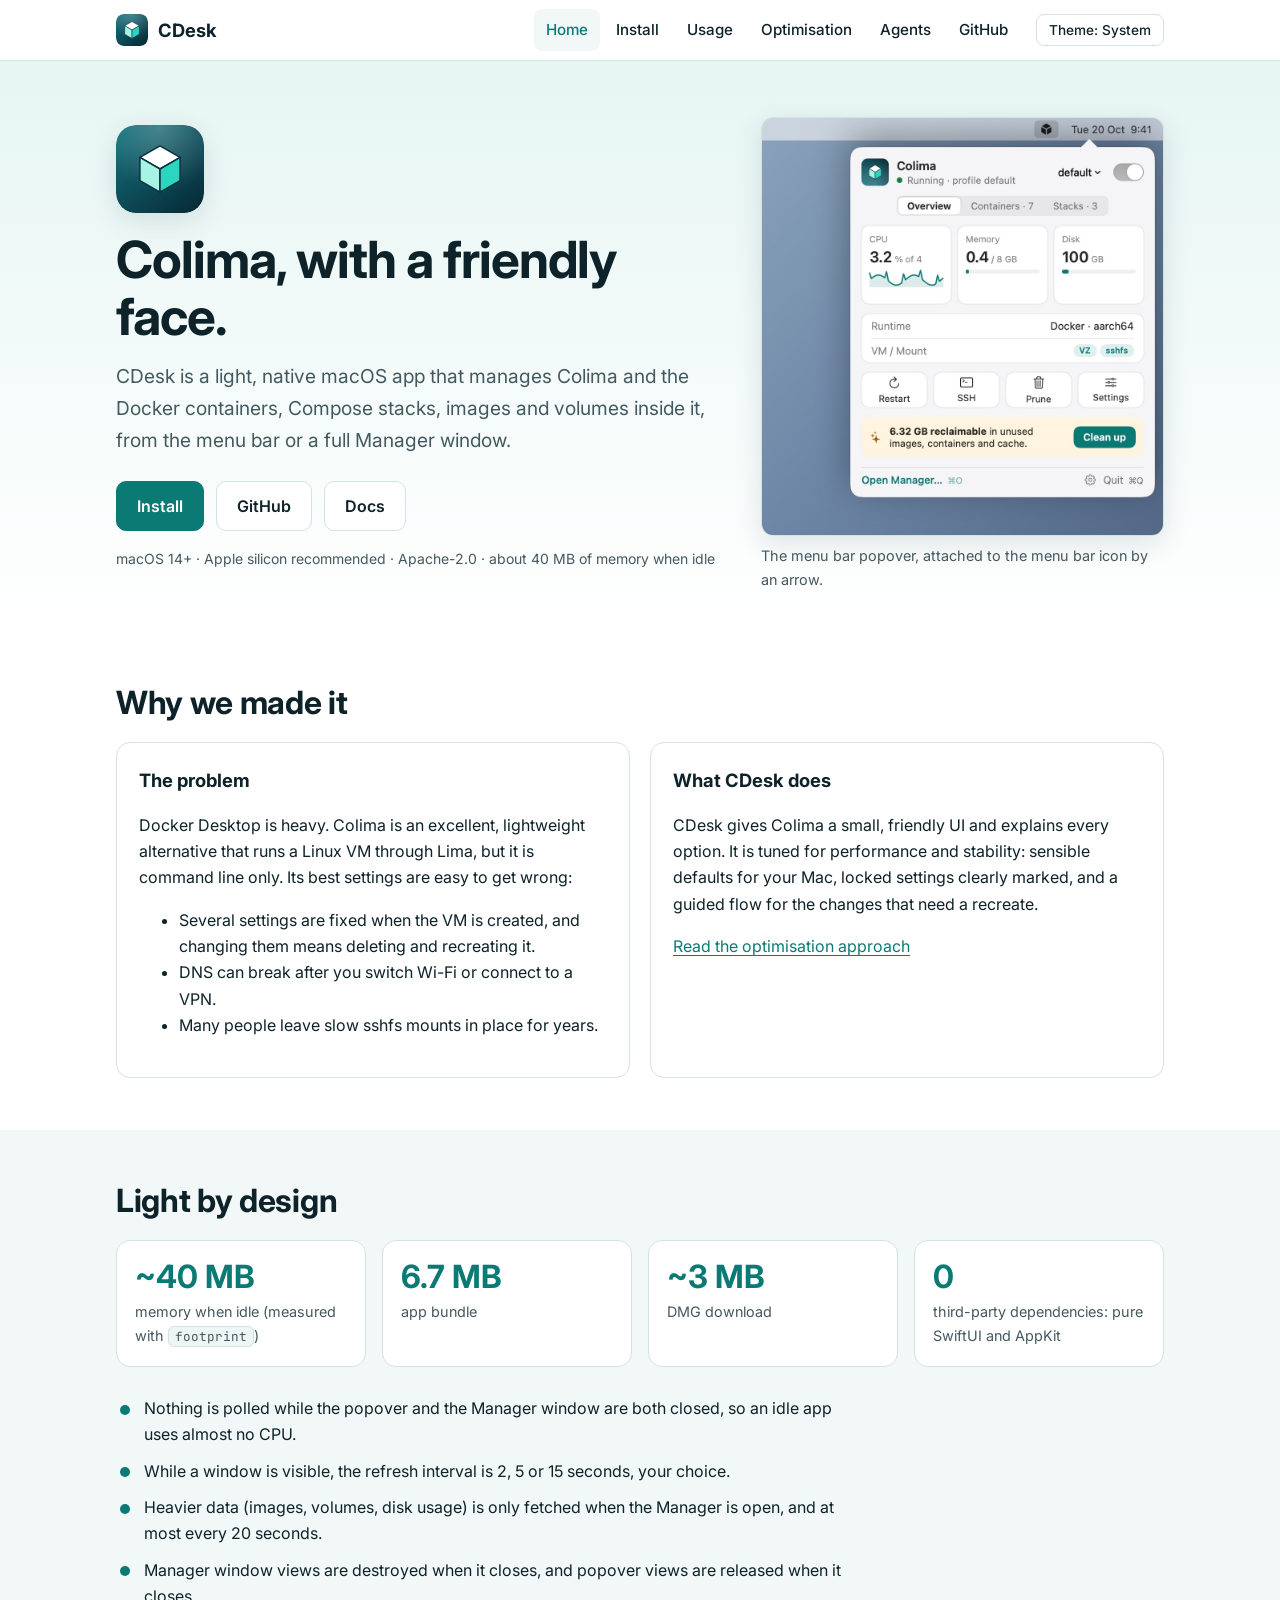
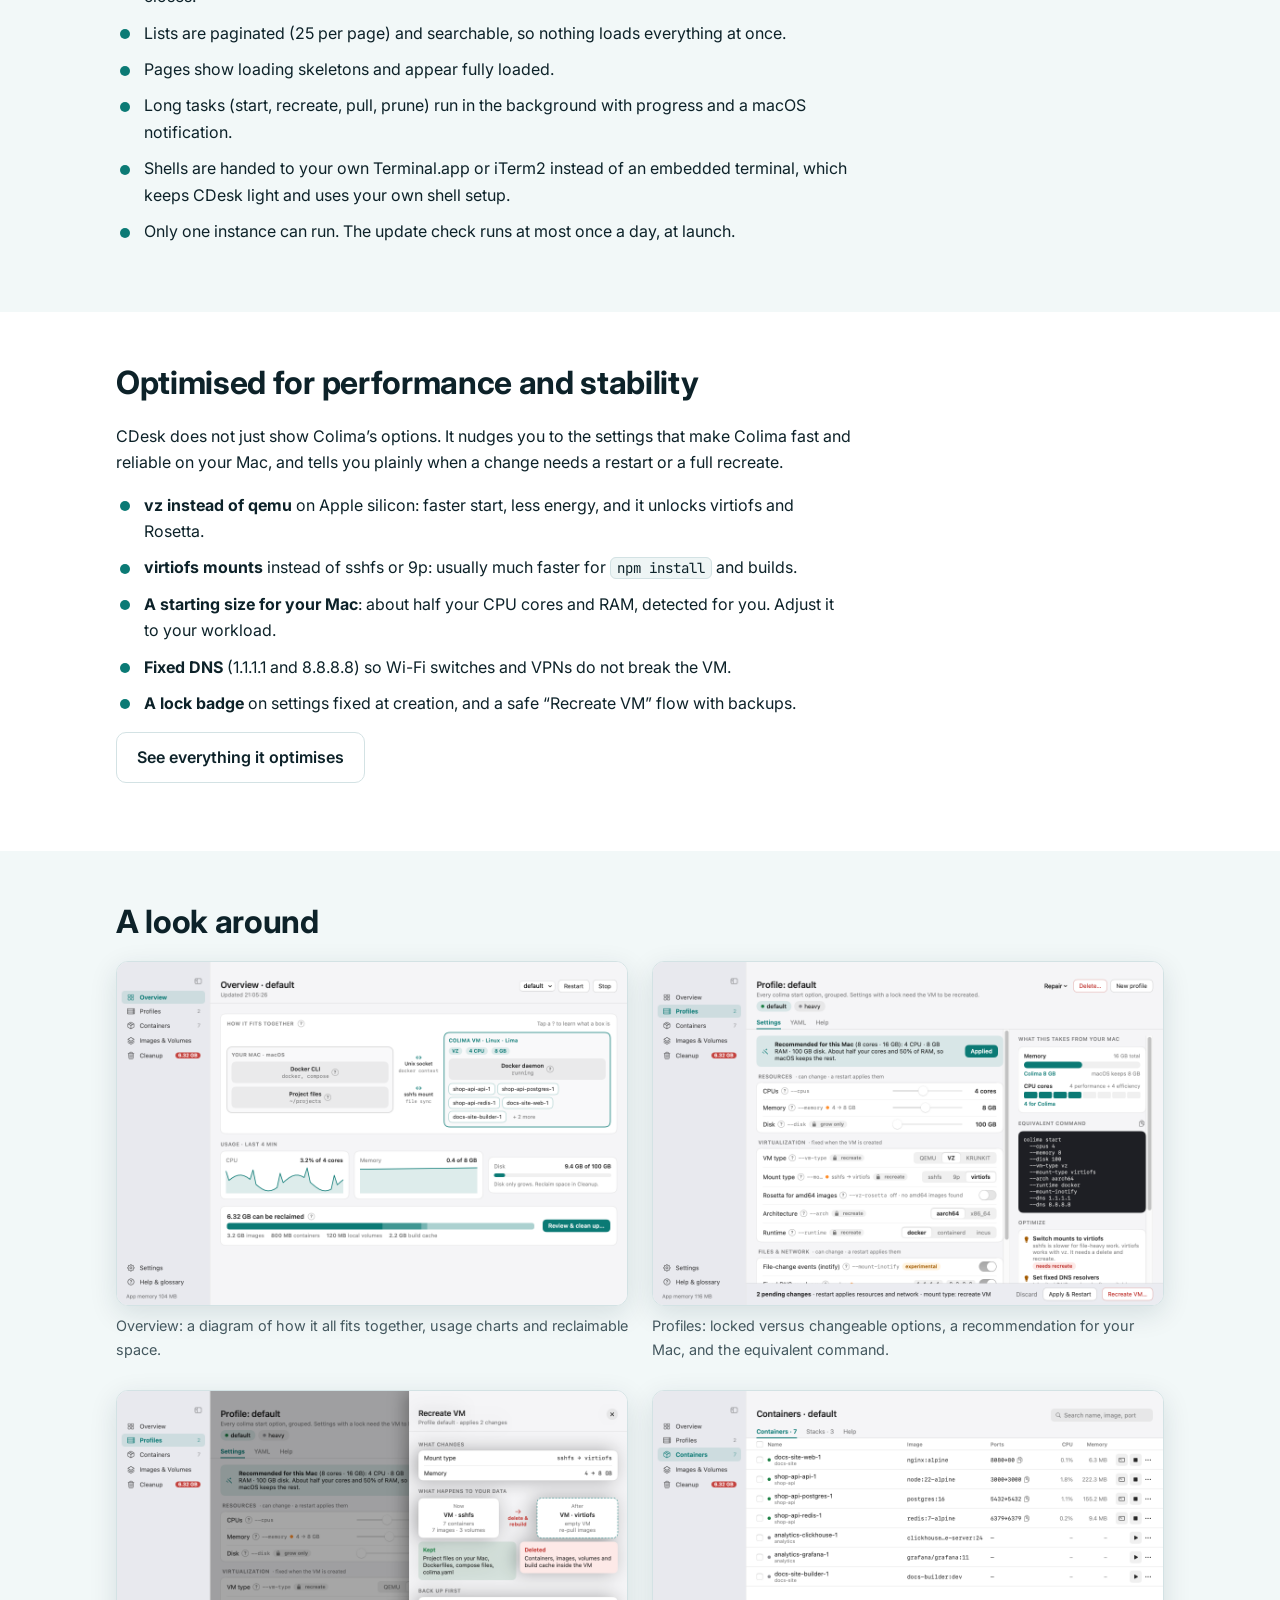
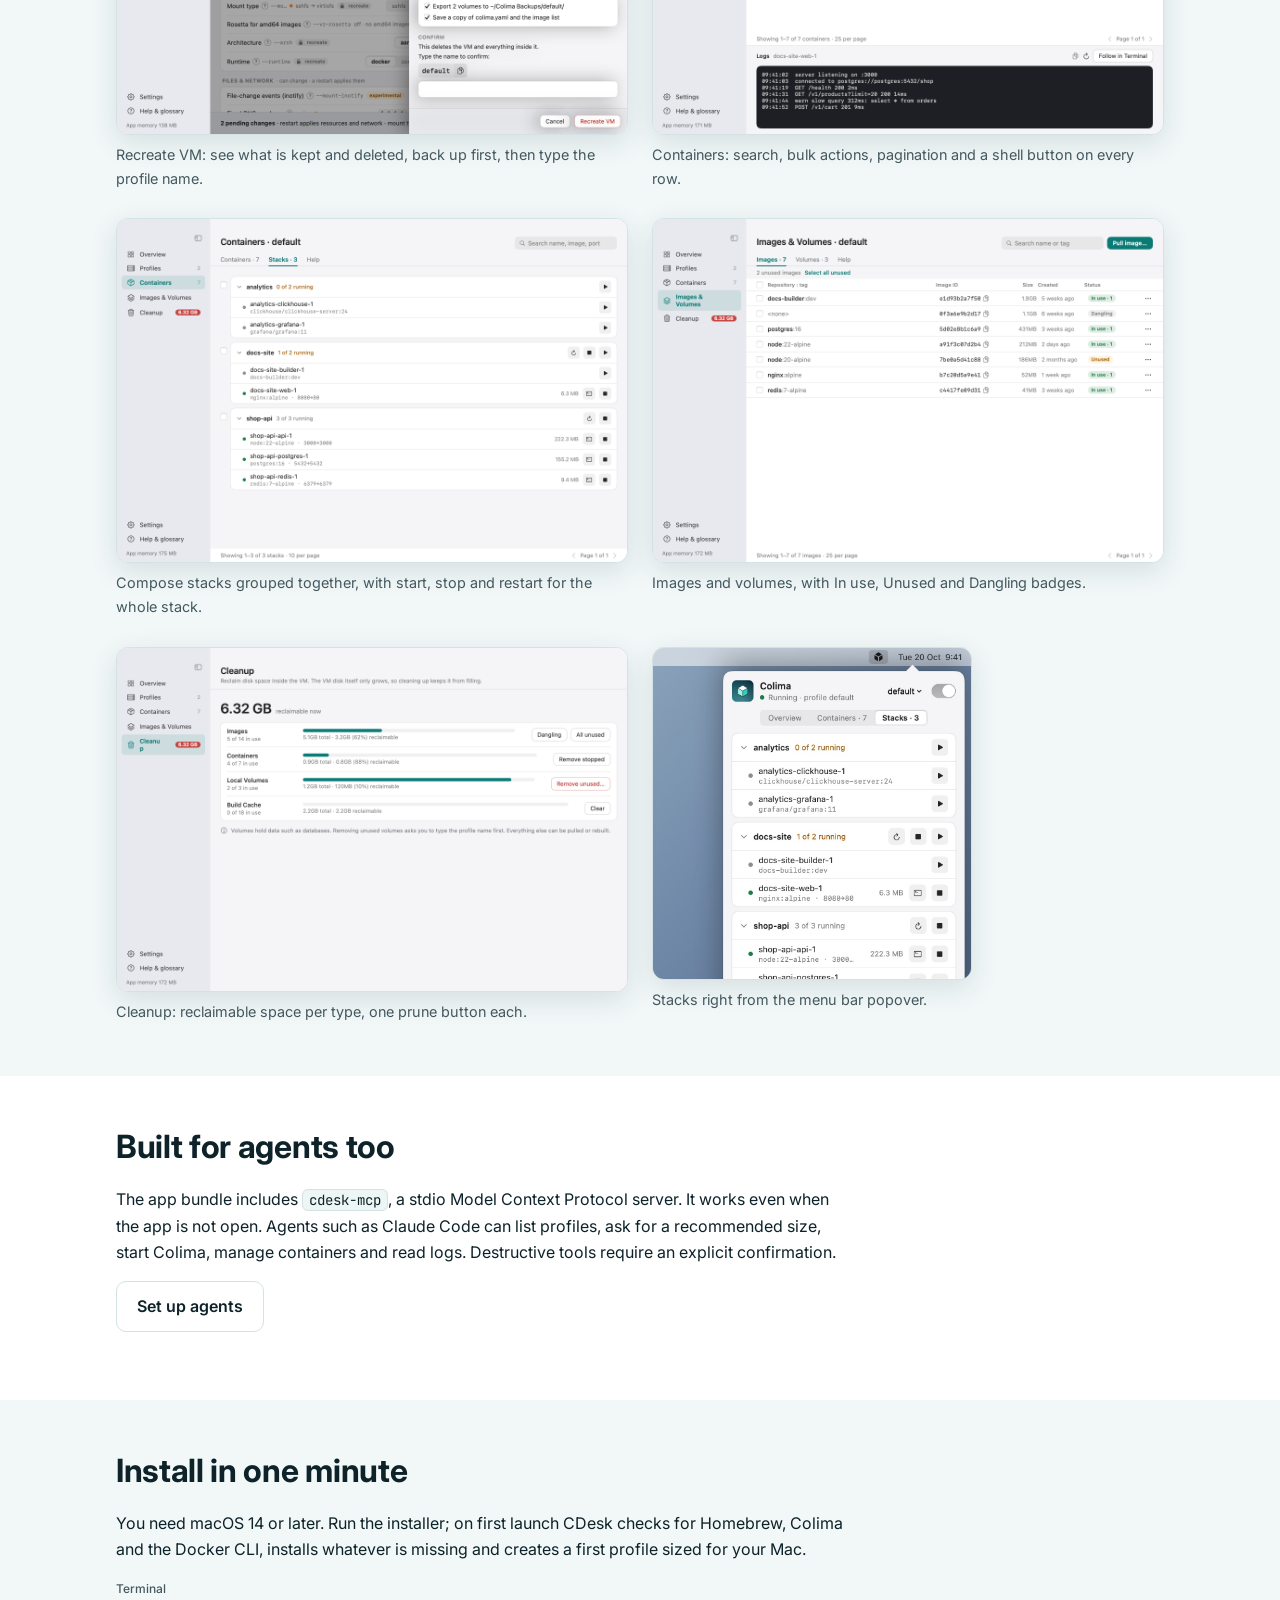
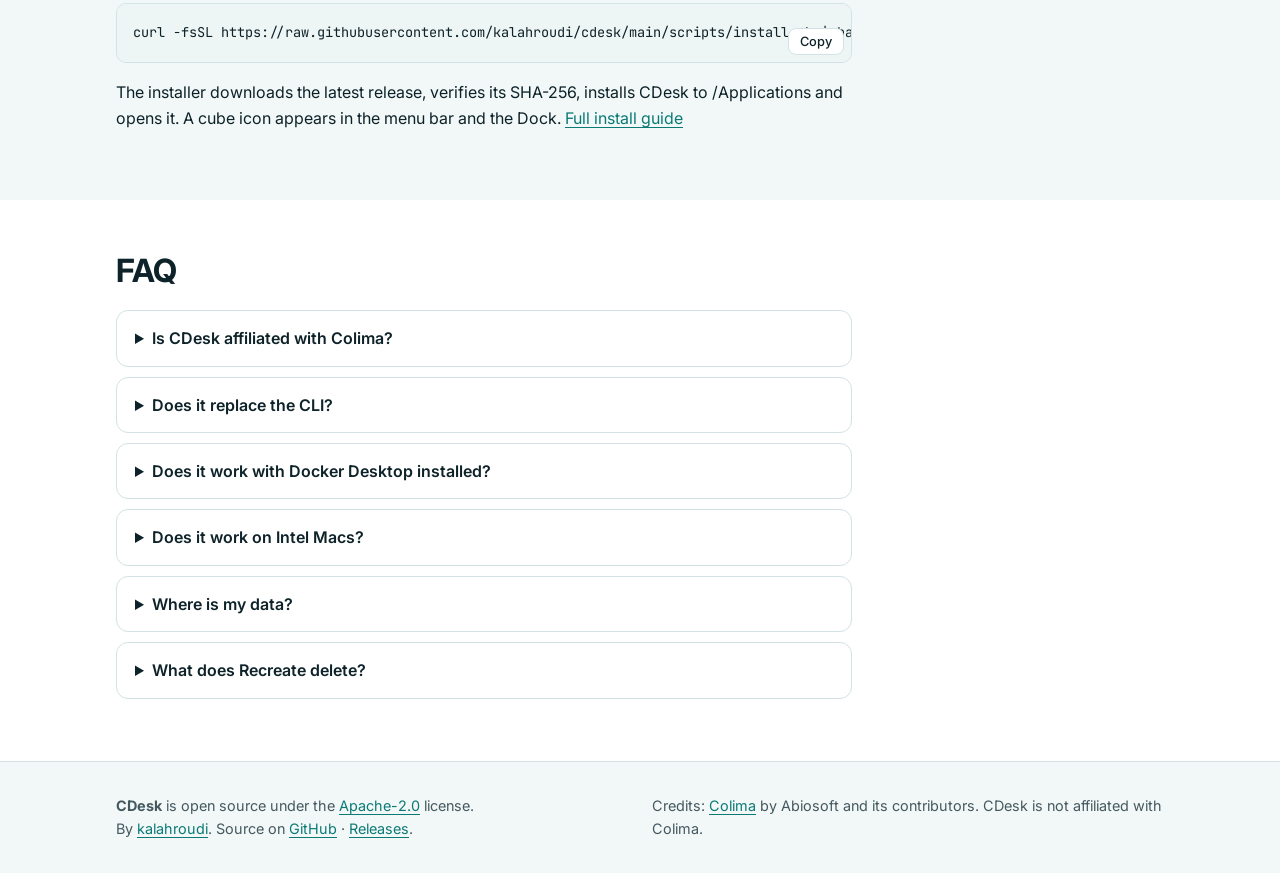
<file: docs/index.html>
<!doctype html>
<html lang="en">
<head>
<meta charset="utf-8">
<meta name="viewport" content="width=device-width, initial-scale=1">
<title>CDesk - a friendly Colima manager for macOS</title>
<meta name="description" content="CDesk is a light, native macOS menu bar and Dock app that manages Colima and the Docker containers, stacks, images and volumes inside it.">
<meta name="color-scheme" content="light dark">
<link rel="icon" type="image/svg+xml" href="assets/logo.svg">
<link rel="preconnect" href="https://fonts.googleapis.com">
<link rel="preconnect" href="https://fonts.gstatic.com" crossorigin>
<link rel="stylesheet" href="https://fonts.googleapis.com/css2?family=Inter:wght@400;500;600;700&amp;family=JetBrains+Mono:wght@400;500&amp;display=swap">
<link rel="stylesheet" href="style.css">
<script src="site.js"></script>
</head>
<body>
<a class="skip" href="#main">Skip to content</a>
<header class="site-header">
<div class="wrap bar">
<a class="brand" href="index.html"><img src="assets/logo.svg" alt="" width="32" height="32"><span>CDesk</span></a>
<button type="button" class="menu-btn" aria-expanded="false" aria-controls="site-nav">Menu</button>
<nav id="site-nav" aria-label="Main">
<ul><li><a href="index.html" aria-current="page">Home</a></li><li><a href="install.html">Install</a></li><li><a href="usage.html">Usage</a></li><li><a href="optimization.html">Optimisation</a></li><li><a href="agents.html">Agents</a></li><li><a href="https://github.com/kalahroudi/cdesk">GitHub</a></li></ul>
</nav>
<button type="button" class="theme-btn" aria-label="Colour theme: System. Click to change.">Theme: System</button>
</div>
</header>
<main id="main">
<section class="hero"><div class="wrap hero-grid">
<div class="hero-text">
<img class="hero-logo" src="assets/logo.svg" alt="CDesk logo: an isometric teal cube on a deep teal tile" width="88" height="88">
<h1>Colima, with a friendly face.</h1>
<p class="lead">CDesk is a light, native macOS app that manages Colima and the Docker containers, Compose stacks, images and volumes inside it, from the menu bar or a full Manager window.</p>
<div class="btns">
<a class="btn primary" href="install.html">Install</a>
<a class="btn" href="https://github.com/kalahroudi/cdesk">GitHub</a>
<a class="btn" href="usage.html">Docs</a>
</div>
<p class="small muted">macOS 14+ &middot; Apple silicon recommended &middot; Apache-2.0 &middot; about 40 MB of memory when idle</p>
</div>
<figure class="shot hero-shot"><img class="only-light" src="assets/screens/popover-overview.jpg" alt="The CDesk menu bar popover showing the running Colima profile, CPU and memory use, and containers" width="500" height="520" fetchpriority="high" decoding="async"><img class="only-dark" src="assets/screens/popover-overview-dark.jpg" alt="The CDesk menu bar popover showing the running Colima profile, CPU and memory use, and containers" width="500" height="520" fetchpriority="high" decoding="async"><figcaption>The menu bar popover, attached to the menu bar icon by an arrow.</figcaption></figure>
</div></section><section class="section "><div class="wrap"><h2>Why we made it</h2><div class="grid two">
<div class="card"><h3>The problem</h3>
<p>Docker Desktop is heavy. Colima is an excellent, lightweight alternative that runs a Linux VM through Lima, but it is command line only. Its best settings are easy to get wrong:</p>
<ul>
<li>Several settings are fixed when the VM is created, and changing them means deleting and recreating it.</li>
<li>DNS can break after you switch Wi-Fi or connect to a VPN.</li>
<li>Many people leave slow sshfs mounts in place for years.</li>
</ul></div>
<div class="card"><h3>What CDesk does</h3>
<p>CDesk gives Colima a small, friendly UI and explains every option. It is tuned for performance and stability: sensible defaults for your Mac, locked settings clearly marked, and a guided flow for the changes that need a recreate.</p>
<p><a href="optimization.html">Read the optimisation approach</a></p></div>
</div></div></section><section class="section alt" id="light"><div class="wrap"><h2>Light by design</h2><div class="stats">
<div class="stat"><div class="num">~40 MB</div><div class="lbl">memory when idle (measured with <code>footprint</code>)</div></div>
<div class="stat"><div class="num">6.7 MB</div><div class="lbl">app bundle</div></div>
<div class="stat"><div class="num">~3 MB</div><div class="lbl">DMG download</div></div>
<div class="stat"><div class="num">0</div><div class="lbl">third-party dependencies: pure SwiftUI and AppKit</div></div>
</div>
<ul class="checks">
<li>Nothing is polled while the popover and the Manager window are both closed, so an idle app uses almost no CPU.</li>
<li>While a window is visible, the refresh interval is 2, 5 or 15 seconds, your choice.</li>
<li>Heavier data (images, volumes, disk usage) is only fetched when the Manager is open, and at most every 20 seconds.</li>
<li>Manager window views are destroyed when it closes, and popover views are released when it closes.</li>
<li>Lists are paginated (25 per page) and searchable, so nothing loads everything at once.</li>
<li>Pages show loading skeletons and appear fully loaded.</li>
<li>Long tasks (start, recreate, pull, prune) run in the background with progress and a macOS notification.</li>
<li>Shells are handed to your own Terminal.app or iTerm2 instead of an embedded terminal, which keeps CDesk light and uses your own shell setup.</li>
<li>Only one instance can run. The update check runs at most once a day, at launch.</li>
</ul></div></section><section class="section "><div class="wrap"><h2>Optimised for performance and stability</h2><p>CDesk does not just show Colima&rsquo;s options. It nudges you to the settings that make Colima fast and reliable on your Mac, and tells you plainly when a change needs a restart or a full recreate.</p>
<ul class="checks">
<li><strong>vz instead of qemu</strong> on Apple silicon: faster start, less energy, and it unlocks virtiofs and Rosetta.</li>
<li><strong>virtiofs mounts</strong> instead of sshfs or 9p: usually much faster for <code>npm install</code> and builds.</li>
<li><strong>A starting size for your Mac</strong>: about half your CPU cores and RAM, detected for you. Adjust it to your workload.</li>
<li><strong>Fixed DNS</strong> (1.1.1.1 and 8.8.8.8) so Wi-Fi switches and VPNs do not break the VM.</li>
<li><strong>A lock badge</strong> on settings fixed at creation, and a safe &ldquo;Recreate VM&rdquo; flow with backups.</li>
</ul>
<p><a class="btn" href="optimization.html">See everything it optimises</a></p></div></section><section class="section alt" id="gallery-sec"><div class="wrap"><h2>A look around</h2><div class="gallery"><figure class="shot "><img class="only-light" src="assets/screens/manager-overview.png" alt="The Manager overview with a diagram of Mac, socket, Colima VM and containers, usage charts and reclaimable space" width="1100" height="740" loading="lazy" decoding="async"><img class="only-dark" src="assets/screens/manager-overview-dark.png" alt="The Manager overview with a diagram of Mac, socket, Colima VM and containers, usage charts and reclaimable space" width="1100" height="740" loading="lazy" decoding="async"><figcaption>Overview: a diagram of how it all fits together, usage charts and reclaimable space.</figcaption></figure><figure class="shot "><img class="only-light" src="assets/screens/manager-profiles.png" alt="Profile settings showing locked and changeable options, a recommendation banner and the equivalent colima command" width="1100" height="740" loading="lazy" decoding="async"><img class="only-dark" src="assets/screens/manager-profiles-dark.png" alt="Profile settings showing locked and changeable options, a recommendation banner and the equivalent colima command" width="1100" height="740" loading="lazy" decoding="async"><figcaption>Profiles: locked versus changeable options, a recommendation for your Mac, and the equivalent command.</figcaption></figure><figure class="shot "><img src="assets/screens/manager-profiles-sheet.png" alt="The Recreate VM side sheet listing what is kept and what is deleted, with a field to type the profile name" width="1100" height="740" loading="lazy" decoding="async"><figcaption>Recreate VM: see what is kept and deleted, back up first, then type the profile name.</figcaption></figure><figure class="shot "><img src="assets/screens/manager-containers.png" alt="The containers table with search, bulk actions, pagination and a per-row context menu" width="1100" height="740" loading="lazy" decoding="async"><figcaption>Containers: search, bulk actions, pagination and a shell button on every row.</figcaption></figure><figure class="shot "><img src="assets/screens/manager-containers-stacks.png" alt="Docker Compose stacks grouped together with start, stop and restart for the whole stack" width="1100" height="740" loading="lazy" decoding="async"><figcaption>Compose stacks grouped together, with start, stop and restart for the whole stack.</figcaption></figure><figure class="shot "><img src="assets/screens/manager-images.png" alt="Images list with In use, Unused and Dangling badges and a Pull image button" width="1100" height="740" loading="lazy" decoding="async"><figcaption>Images and volumes, with In use, Unused and Dangling badges.</figcaption></figure><figure class="shot "><img src="assets/screens/manager-cleanup.png" alt="Cleanup page showing reclaimable space by type with prune buttons" width="1100" height="740" loading="lazy" decoding="async"><figcaption>Cleanup: reclaimable space per type, one prune button each.</figcaption></figure><figure class="shot narrow"><img src="assets/screens/popover-stacks.jpg" alt="The menu bar popover showing Compose stacks" width="500" height="520" loading="lazy" decoding="async"><figcaption>Stacks right from the menu bar popover.</figcaption></figure></div></div></section><section class="section "><div class="wrap"><h2>Built for agents too</h2><p>The app bundle includes <code>cdesk-mcp</code>, a stdio Model Context Protocol server. It works even when the app is not open. Agents such as Claude Code can list profiles, ask for a recommended size, start Colima, manage containers and read logs. Destructive tools require an explicit confirmation.</p>
<p><a class="btn" href="agents.html">Set up agents</a></p></div></section><section class="section alt"><div class="wrap"><h2>Install in one minute</h2><p>You need macOS 14 or later. Run the installer; on first launch CDesk checks for Homebrew, Colima and the Docker CLI, installs whatever is missing and creates a first profile sized for your Mac.</p><div class="code"><span class="code-label">Terminal</span><pre><code>curl -fsSL https://raw.githubusercontent.com/kalahroudi/cdesk/main/scripts/install.sh | bash</code></pre><button type="button" class="copy" aria-label="Copy to clipboard">Copy</button></div><p>The installer downloads the latest release, verifies its SHA-256, installs CDesk to /Applications and opens it. A cube icon appears in the menu bar and the Dock. <a href="install.html">Full install guide</a></p></div></section><section class="section "><div class="wrap"><h2>FAQ</h2><div class="faq"><details><summary>Is CDesk affiliated with Colima?</summary><div class="ans"><p>No. Colima is made by <a href="https://github.com/abiosoft/colima">Abiosoft</a>. CDesk is an independent app that drives the <code>colima</code> and <code>docker</code> command line tools.</p></div></details><details><summary>Does it replace the CLI?</summary><div class="ans"><p>No. It sits on top of it. The &ldquo;Equivalent command&rdquo; box shows the exact <code>colima start ...</code> flags for the current form, and your <code>~/.colima/&lt;profile&gt;/colima.yaml</code> stays a normal file you can edit and keep in your dotfiles.</p></div></details><details><summary>Does it work with Docker Desktop installed?</summary><div class="ans"><p>CDesk talks to Colima and to the Docker context named <code>colima</code> (or <code>colima-&lt;profile&gt;</code>). Switching contexts is one click in Settings, and the Repair menu can re-register the Colima context if something else took over.</p></div></details><details><summary>Does it work on Intel Macs?</summary><div class="ans"><p>CDesk requires macOS 14 or later. Apple silicon is recommended, because the vz virtual machine type, virtiofs and Rosetta suggestions are aimed at it.</p></div></details><details><summary>Where is my data?</summary><div class="ans"><p>Your containers, images and volumes live inside the Colima VM, as they would without CDesk. CDesk keeps its own preferences under <code>defaults</code> (<code>com.kalahroudi.cdesk</code>) and in <code>~/Library/Application Support/CDesk</code>. Backups made before a recreate go to <code>~/Colima Backups/&lt;profile&gt;/</code>.</p></div></details><details><summary>What does Recreate delete?</summary><div class="ans"><p>Recreating deletes the VM and builds a new one, which removes the containers, images and volumes inside it. The Recreate VM sheet shows exactly what is kept and what is deleted, offers to export your volumes, saves <code>colima.yaml</code> and your image list to <code>~/Colima Backups/&lt;profile&gt;/</code>, and requires you to type the profile name.</p></div></details></div></div></section>
</main>
<footer class="site-footer">
<div class="wrap foot">
<div><strong>CDesk</strong> is open source under the <a href="https://github.com/kalahroudi/cdesk/blob/main/LICENSE">Apache-2.0</a> license.<br>
By <a href="https://github.com/kalahroudi">kalahroudi</a>. Source on <a href="https://github.com/kalahroudi/cdesk">GitHub</a> &middot; <a href="https://github.com/kalahroudi/cdesk/releases">Releases</a>.</div>
<div>Credits: <a href="https://github.com/abiosoft/colima">Colima</a> by Abiosoft and its contributors. CDesk is not affiliated with Colima.</div>
</div>
</footer>
</body>
</html>
</file>
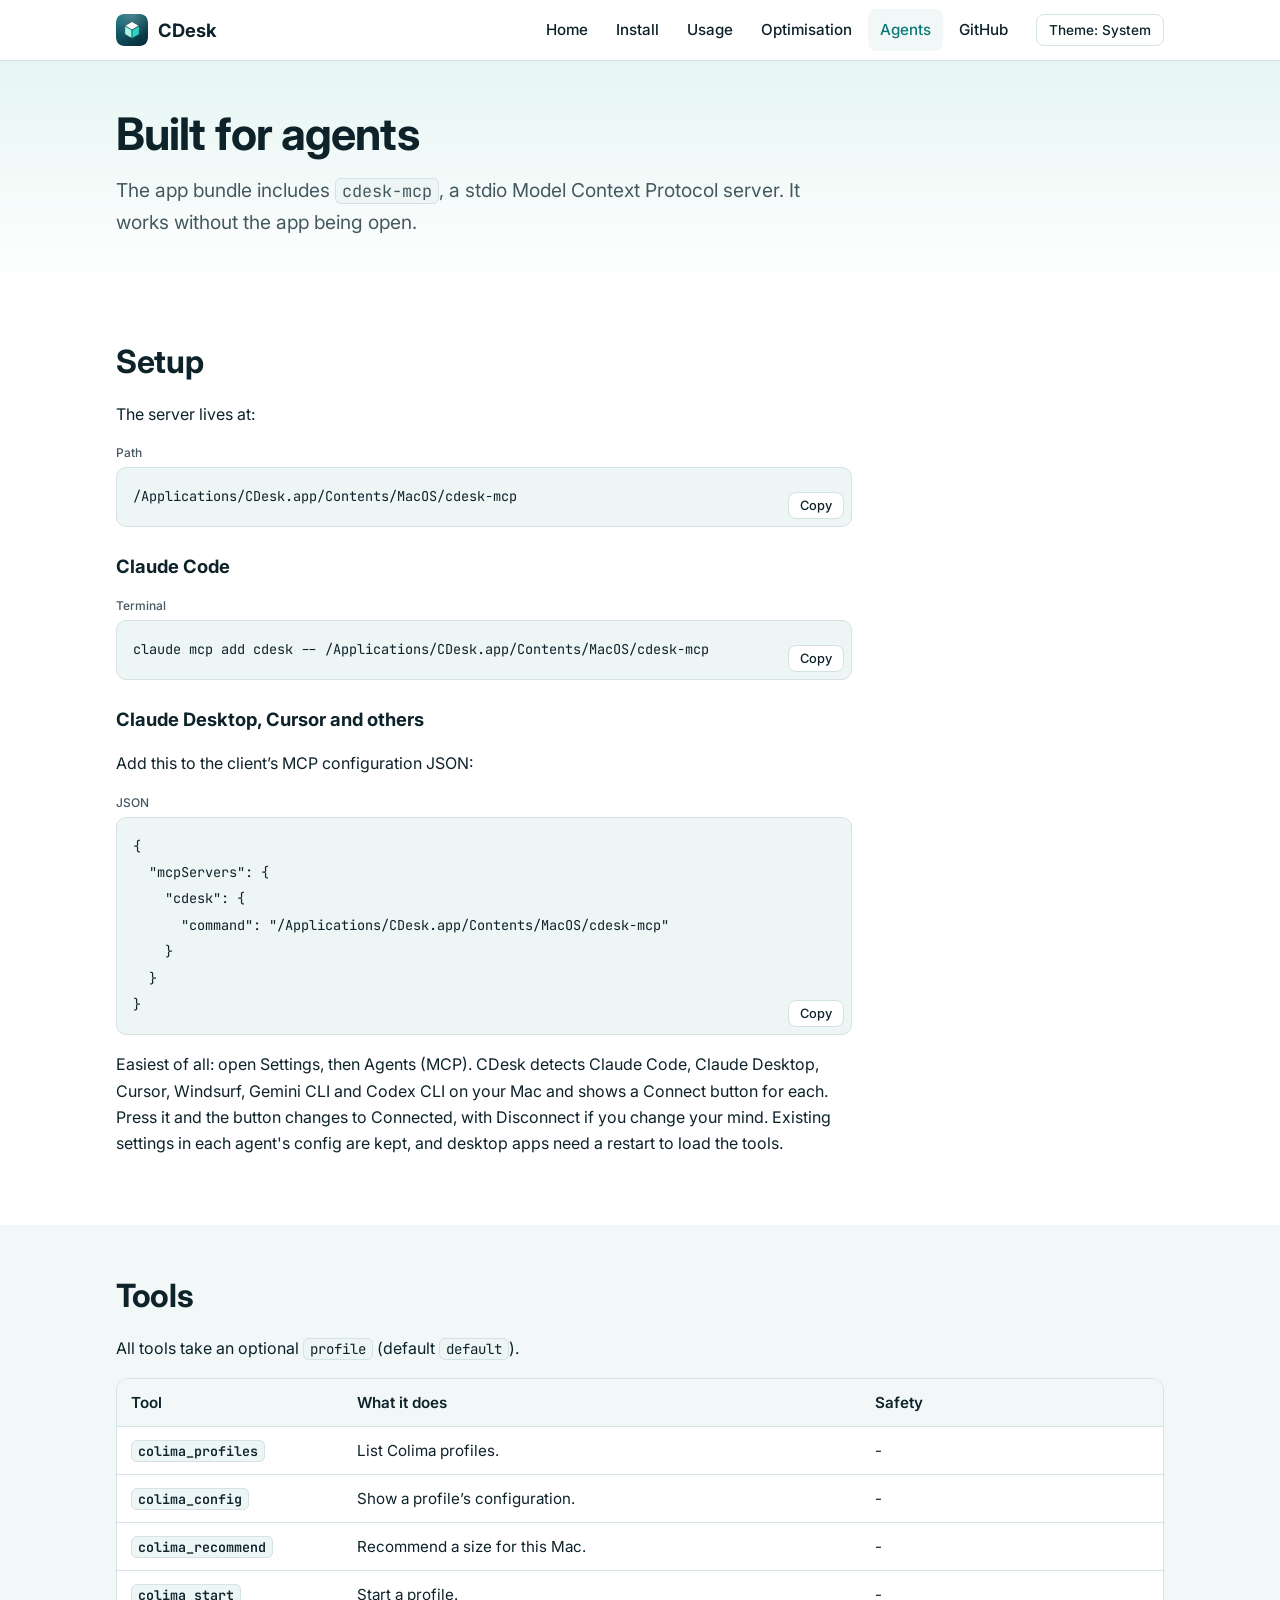
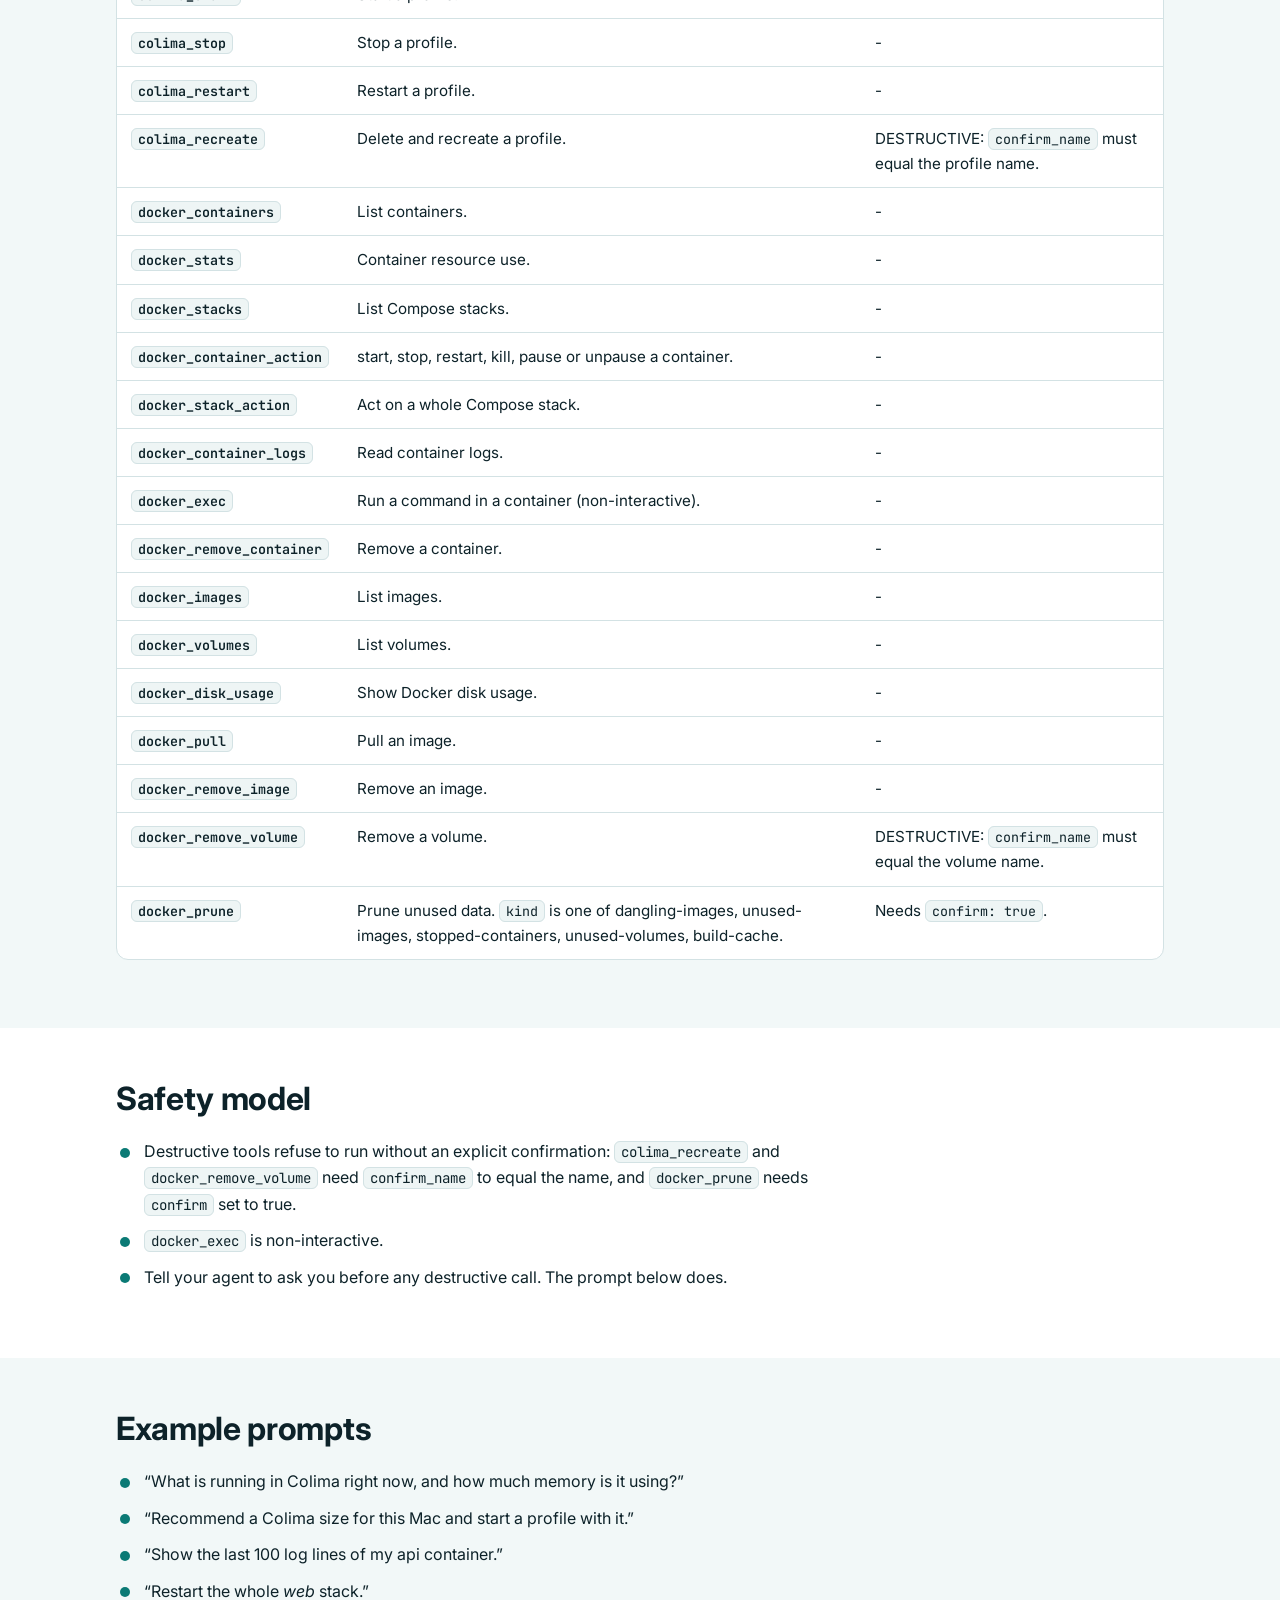
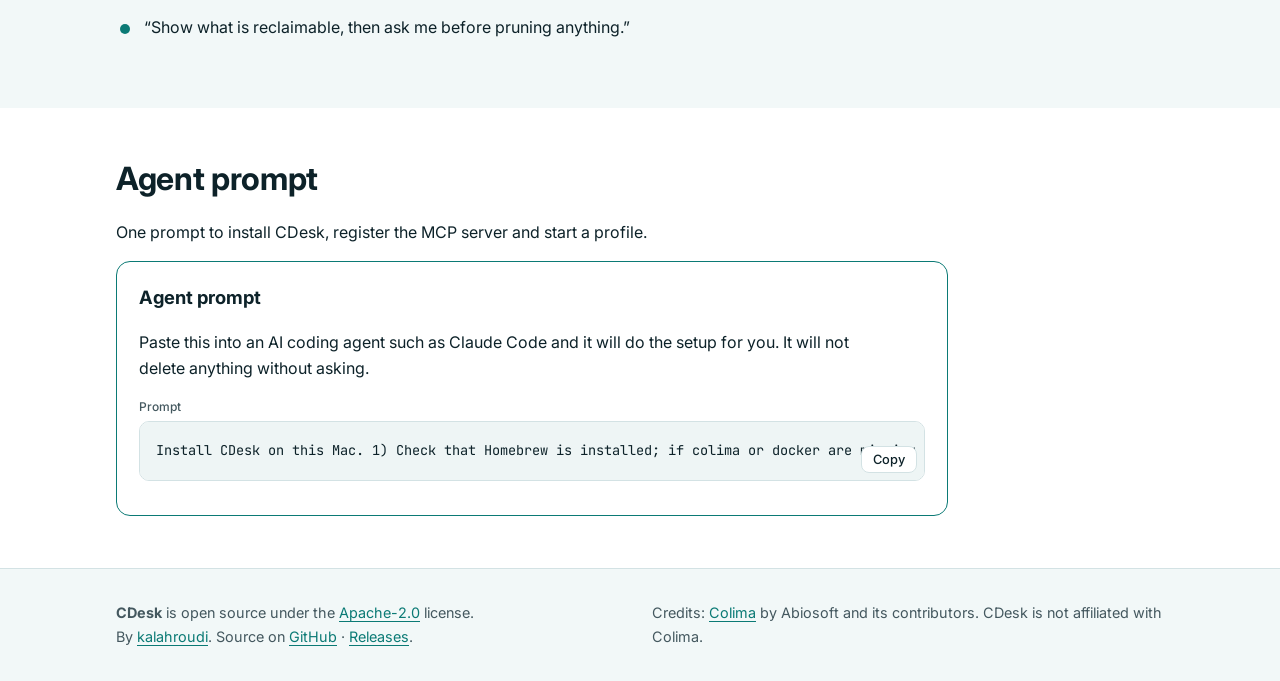
<file: docs/agents.html>
<!doctype html>
<html lang="en">
<head>
<meta charset="utf-8">
<meta name="viewport" content="width=device-width, initial-scale=1">
<title>CDesk for agents (MCP)</title>
<meta name="description" content="Set up the cdesk-mcp Model Context Protocol server for Claude Code, Claude Desktop or Cursor, with the full tool list and safety model.">
<meta name="color-scheme" content="light dark">
<link rel="icon" type="image/svg+xml" href="assets/logo.svg">
<link rel="preconnect" href="https://fonts.googleapis.com">
<link rel="preconnect" href="https://fonts.gstatic.com" crossorigin>
<link rel="stylesheet" href="https://fonts.googleapis.com/css2?family=Inter:wght@400;500;600;700&amp;family=JetBrains+Mono:wght@400;500&amp;display=swap">
<link rel="stylesheet" href="style.css">
<script src="site.js"></script>
</head>
<body>
<a class="skip" href="#main">Skip to content</a>
<header class="site-header">
<div class="wrap bar">
<a class="brand" href="index.html"><img src="assets/logo.svg" alt="" width="32" height="32"><span>CDesk</span></a>
<button type="button" class="menu-btn" aria-expanded="false" aria-controls="site-nav">Menu</button>
<nav id="site-nav" aria-label="Main">
<ul><li><a href="index.html">Home</a></li><li><a href="install.html">Install</a></li><li><a href="usage.html">Usage</a></li><li><a href="optimization.html">Optimisation</a></li><li><a href="agents.html" aria-current="page">Agents</a></li><li><a href="https://github.com/kalahroudi/cdesk">GitHub</a></li></ul>
</nav>
<button type="button" class="theme-btn" aria-label="Colour theme: System. Click to change.">Theme: System</button>
</div>
</header>
<main id="main">
<section class="page-hero"><div class="wrap"><h1>Built for agents</h1><p class="lead">The app bundle includes <code>cdesk-mcp</code>, a stdio Model Context Protocol server. It works without the app being open.</p></div></section><section class="section " id="setup"><div class="wrap"><h2>Setup</h2><p>The server lives at:</p><div class="code"><span class="code-label">Path</span><pre><code>/Applications/CDesk.app/Contents/MacOS/cdesk-mcp</code></pre><button type="button" class="copy" aria-label="Copy to clipboard">Copy</button></div><h3>Claude Code</h3><div class="code"><span class="code-label">Terminal</span><pre><code>claude mcp add cdesk -- /Applications/CDesk.app/Contents/MacOS/cdesk-mcp</code></pre><button type="button" class="copy" aria-label="Copy to clipboard">Copy</button></div><h3>Claude Desktop, Cursor and others</h3><p>Add this to the client&rsquo;s MCP configuration JSON:</p><div class="code"><span class="code-label">JSON</span><pre><code>{
  &quot;mcpServers&quot;: {
    &quot;cdesk&quot;: {
      &quot;command&quot;: &quot;/Applications/CDesk.app/Contents/MacOS/cdesk-mcp&quot;
    }
  }
}</code></pre><button type="button" class="copy" aria-label="Copy to clipboard">Copy</button></div><p>Easiest of all: open Settings, then Agents (MCP). CDesk detects Claude Code, Claude Desktop, Cursor, Windsurf, Gemini CLI and Codex CLI on your Mac and shows a Connect button for each. Press it and the button changes to Connected, with Disconnect if you change your mind. Existing settings in each agent's config are kept, and desktop apps need a restart to load the tools.</p></div></section><section class="section alt" id="tools"><div class="wrap"><h2>Tools</h2><p>All tools take an optional <code>profile</code> (default <code>default</code>).</p><div class="table-wrap"><table class="wide"><thead><tr><th scope="col">Tool</th><th scope="col">What it does</th><th scope="col">Safety</th></tr></thead><tbody><tr><th scope="row"><code>colima_profiles</code></th><td>List Colima profiles.</td><td>-</td></tr><tr><th scope="row"><code>colima_config</code></th><td>Show a profile&rsquo;s configuration.</td><td>-</td></tr><tr><th scope="row"><code>colima_recommend</code></th><td>Recommend a size for this Mac.</td><td>-</td></tr><tr><th scope="row"><code>colima_start</code></th><td>Start a profile.</td><td>-</td></tr><tr><th scope="row"><code>colima_stop</code></th><td>Stop a profile.</td><td>-</td></tr><tr><th scope="row"><code>colima_restart</code></th><td>Restart a profile.</td><td>-</td></tr><tr><th scope="row"><code>colima_recreate</code></th><td>Delete and recreate a profile.</td><td>DESTRUCTIVE: <code>confirm_name</code> must equal the profile name.</td></tr><tr><th scope="row"><code>docker_containers</code></th><td>List containers.</td><td>-</td></tr><tr><th scope="row"><code>docker_stats</code></th><td>Container resource use.</td><td>-</td></tr><tr><th scope="row"><code>docker_stacks</code></th><td>List Compose stacks.</td><td>-</td></tr><tr><th scope="row"><code>docker_container_action</code></th><td>start, stop, restart, kill, pause or unpause a container.</td><td>-</td></tr><tr><th scope="row"><code>docker_stack_action</code></th><td>Act on a whole Compose stack.</td><td>-</td></tr><tr><th scope="row"><code>docker_container_logs</code></th><td>Read container logs.</td><td>-</td></tr><tr><th scope="row"><code>docker_exec</code></th><td>Run a command in a container (non-interactive).</td><td>-</td></tr><tr><th scope="row"><code>docker_remove_container</code></th><td>Remove a container.</td><td>-</td></tr><tr><th scope="row"><code>docker_images</code></th><td>List images.</td><td>-</td></tr><tr><th scope="row"><code>docker_volumes</code></th><td>List volumes.</td><td>-</td></tr><tr><th scope="row"><code>docker_disk_usage</code></th><td>Show Docker disk usage.</td><td>-</td></tr><tr><th scope="row"><code>docker_pull</code></th><td>Pull an image.</td><td>-</td></tr><tr><th scope="row"><code>docker_remove_image</code></th><td>Remove an image.</td><td>-</td></tr><tr><th scope="row"><code>docker_remove_volume</code></th><td>Remove a volume.</td><td>DESTRUCTIVE: <code>confirm_name</code> must equal the volume name.</td></tr><tr><th scope="row"><code>docker_prune</code></th><td>Prune unused data. <code>kind</code> is one of dangling-images, unused-images, stopped-containers, unused-volumes, build-cache.</td><td>Needs <code>confirm: true</code>.</td></tr></tbody></table></div></div></section><section class="section " id="safety"><div class="wrap"><h2>Safety model</h2><ul class="checks"><li>Destructive tools refuse to run without an explicit confirmation: <code>colima_recreate</code> and <code>docker_remove_volume</code> need <code>confirm_name</code> to equal the name, and <code>docker_prune</code> needs <code>confirm</code> set to true.</li><li><code>docker_exec</code> is non-interactive.</li><li>Tell your agent to ask you before any destructive call. The prompt below does.</li></ul></div></section><section class="section alt" id="examples"><div class="wrap"><h2>Example prompts</h2><ul class="checks"><li>&ldquo;What is running in Colima right now, and how much memory is it using?&rdquo;</li><li>&ldquo;Recommend a Colima size for this Mac and start a profile with it.&rdquo;</li><li>&ldquo;Show the last 100 log lines of my api container.&rdquo;</li><li>&ldquo;Restart the whole <em>web</em> stack.&rdquo;</li><li>&ldquo;Show what is reclaimable, then ask me before pruning anything.&rdquo;</li></ul></div></section><section class="section " id="prompt"><div class="wrap"><h2>Agent prompt</h2><p>One prompt to install CDesk, register the MCP server and start a profile.</p><div class="callout"><h3>Agent prompt</h3><p>Paste this into an AI coding agent such as Claude Code and it will do the setup for you. It will not delete anything without asking.</p><div class="code"><span class="code-label">Prompt</span><pre><code>Install CDesk on this Mac. 1) Check that Homebrew is installed; if colima or docker are missing run `brew install colima docker`. 2) Run `curl -fsSL https://raw.githubusercontent.com/kalahroudi/cdesk/main/scripts/install.sh | bash`. 3) Register its MCP server: `claude mcp add cdesk -- /Applications/CDesk.app/Contents/MacOS/cdesk-mcp`. 4) Call colima_profiles; if there are none, call colima_recommend and start a profile with the recommended cpus/memory_gib/disk_gib via colima_start. 5) Tell me what is running. Never call colima_recreate, docker_remove_volume or docker_prune without asking me first.</code></pre><button type="button" class="copy" aria-label="Copy to clipboard">Copy</button></div></div></div></section>
</main>
<footer class="site-footer">
<div class="wrap foot">
<div><strong>CDesk</strong> is open source under the <a href="https://github.com/kalahroudi/cdesk/blob/main/LICENSE">Apache-2.0</a> license.<br>
By <a href="https://github.com/kalahroudi">kalahroudi</a>. Source on <a href="https://github.com/kalahroudi/cdesk">GitHub</a> &middot; <a href="https://github.com/kalahroudi/cdesk/releases">Releases</a>.</div>
<div>Credits: <a href="https://github.com/abiosoft/colima">Colima</a> by Abiosoft and its contributors. CDesk is not affiliated with Colima.</div>
</div>
</footer>
</body>
</html>
</file>
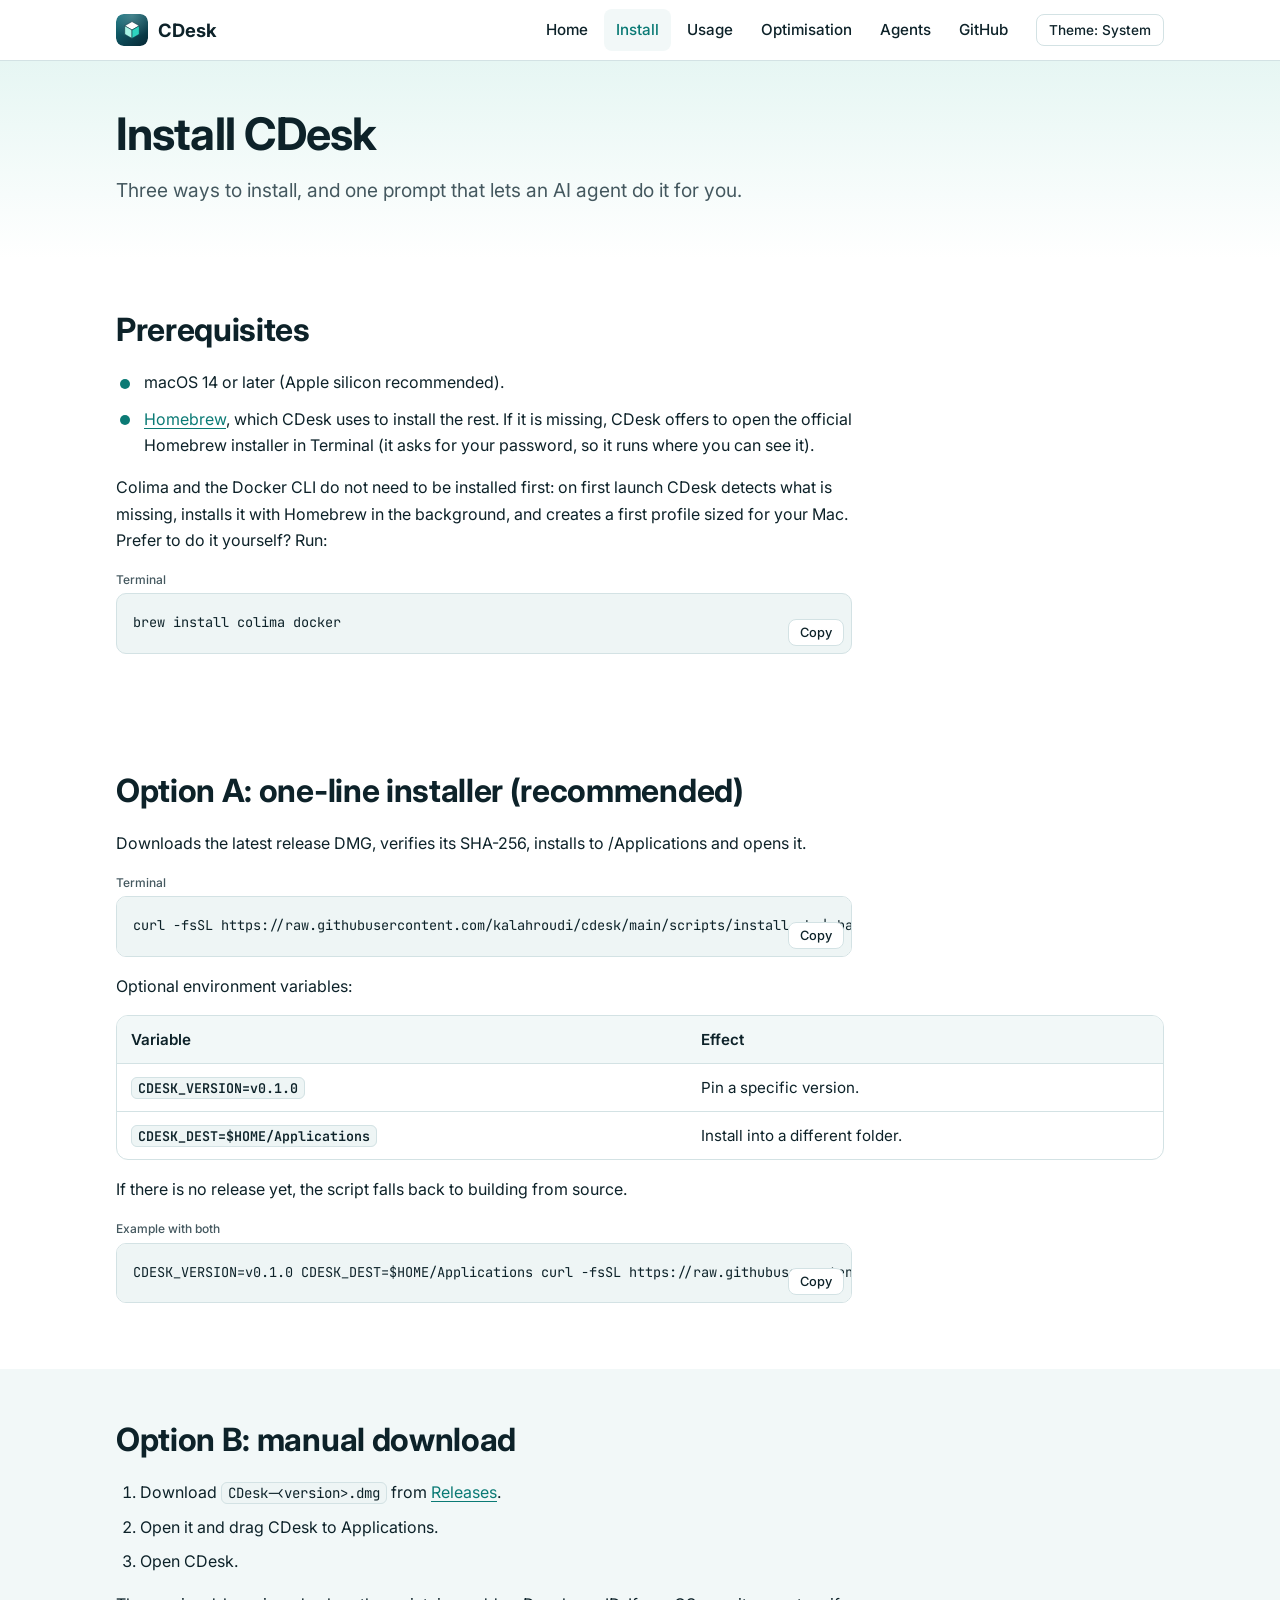
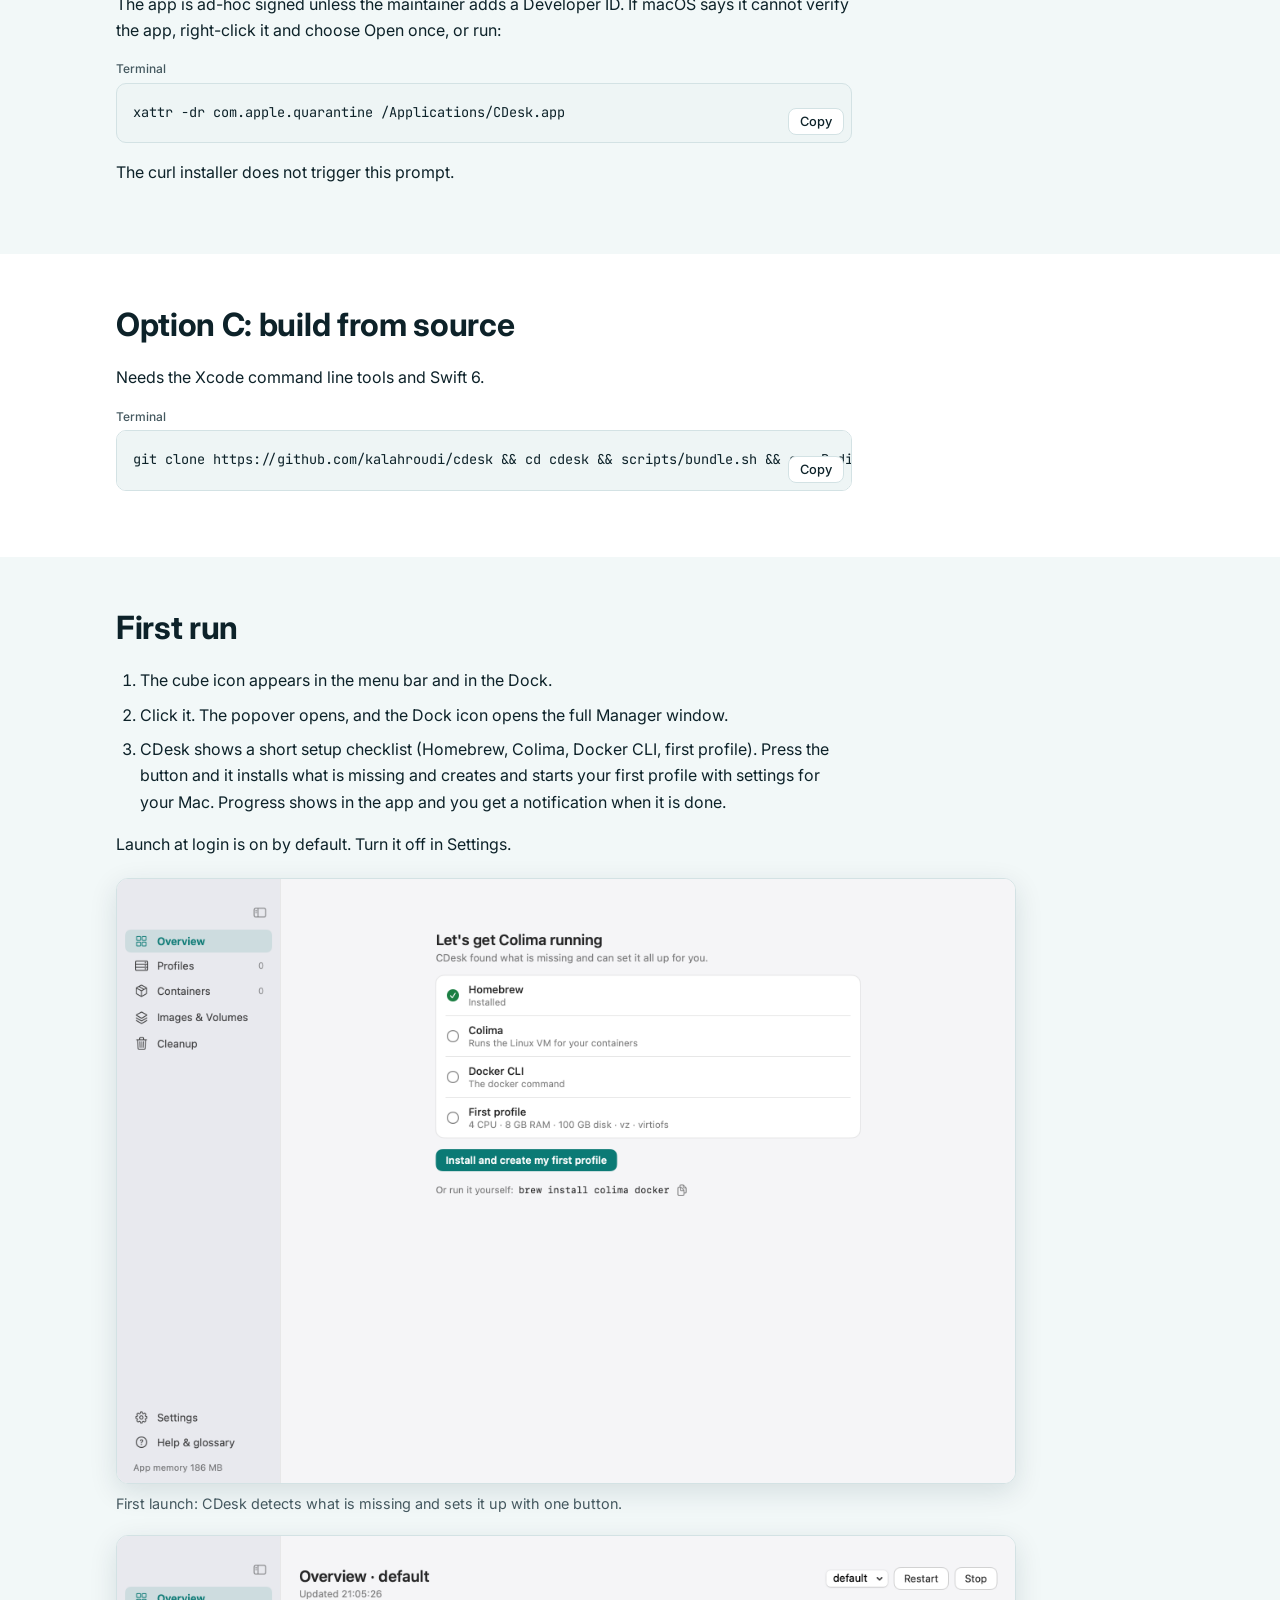
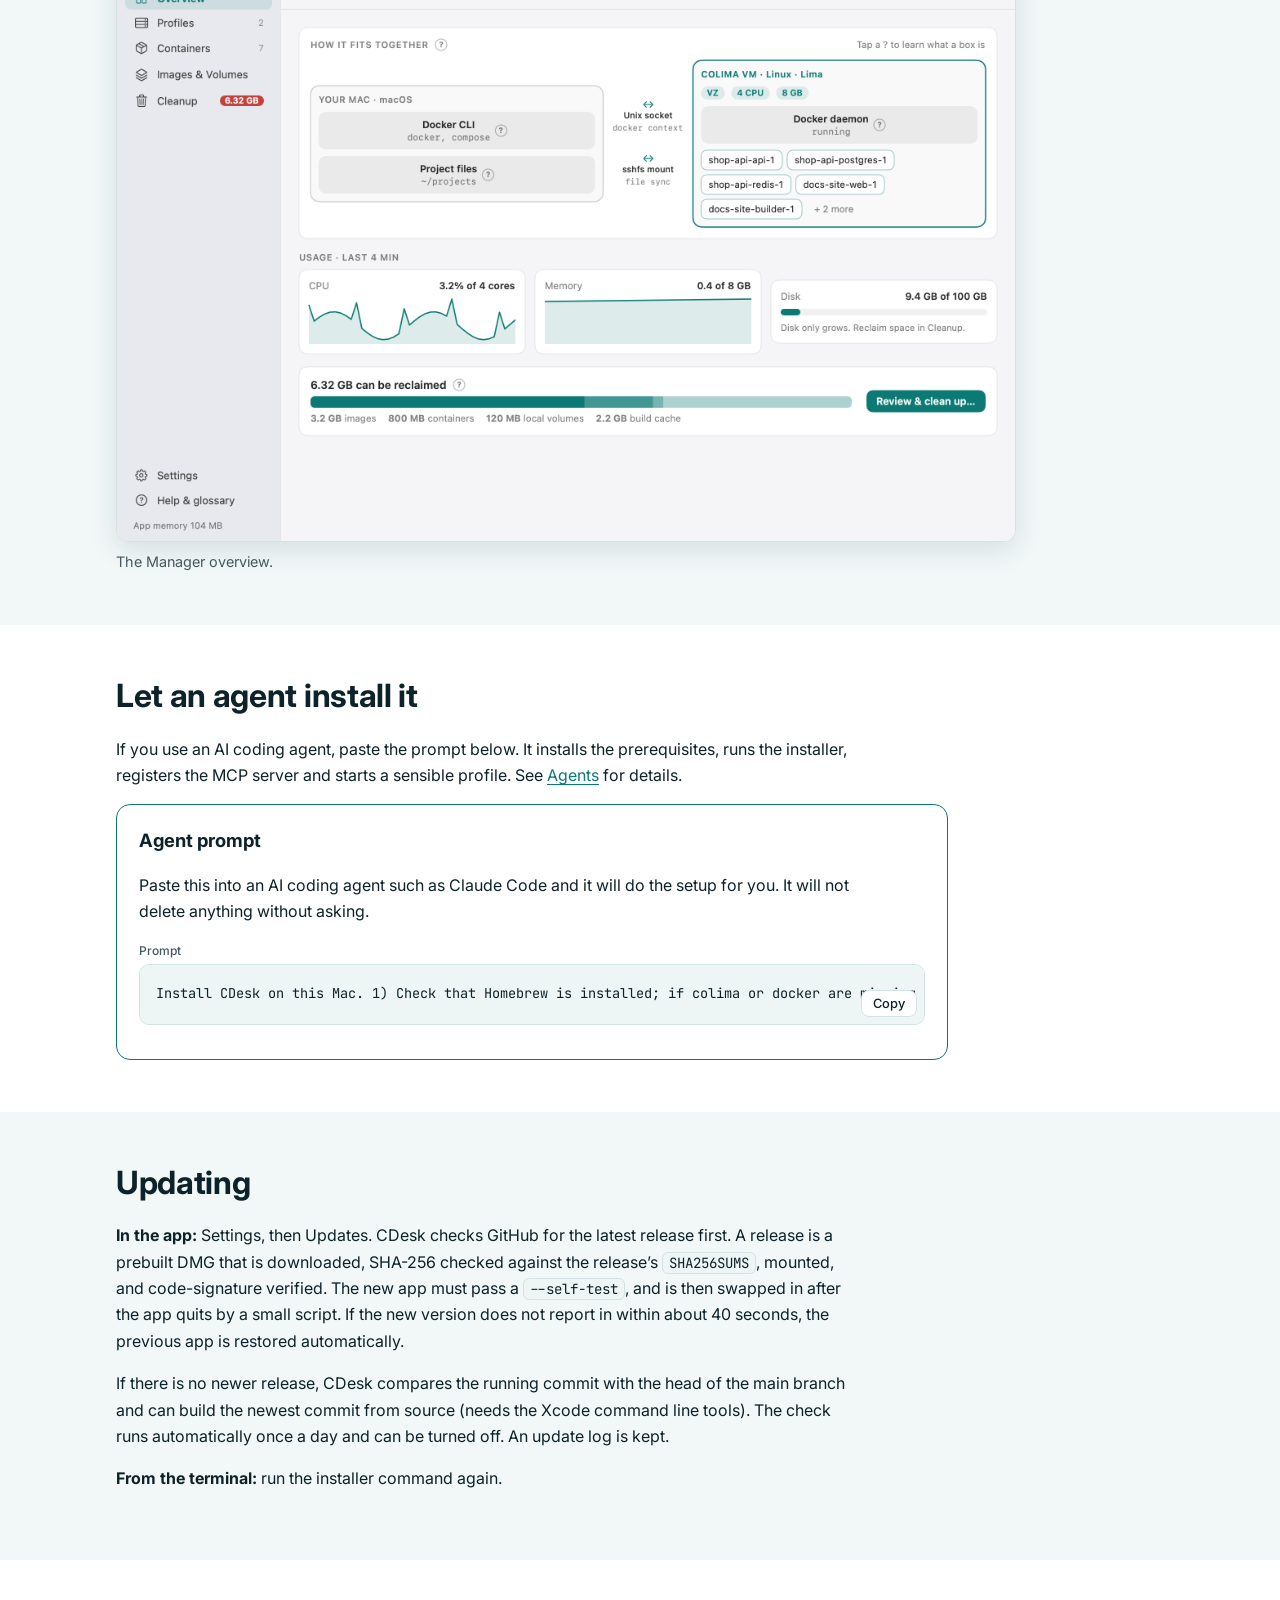
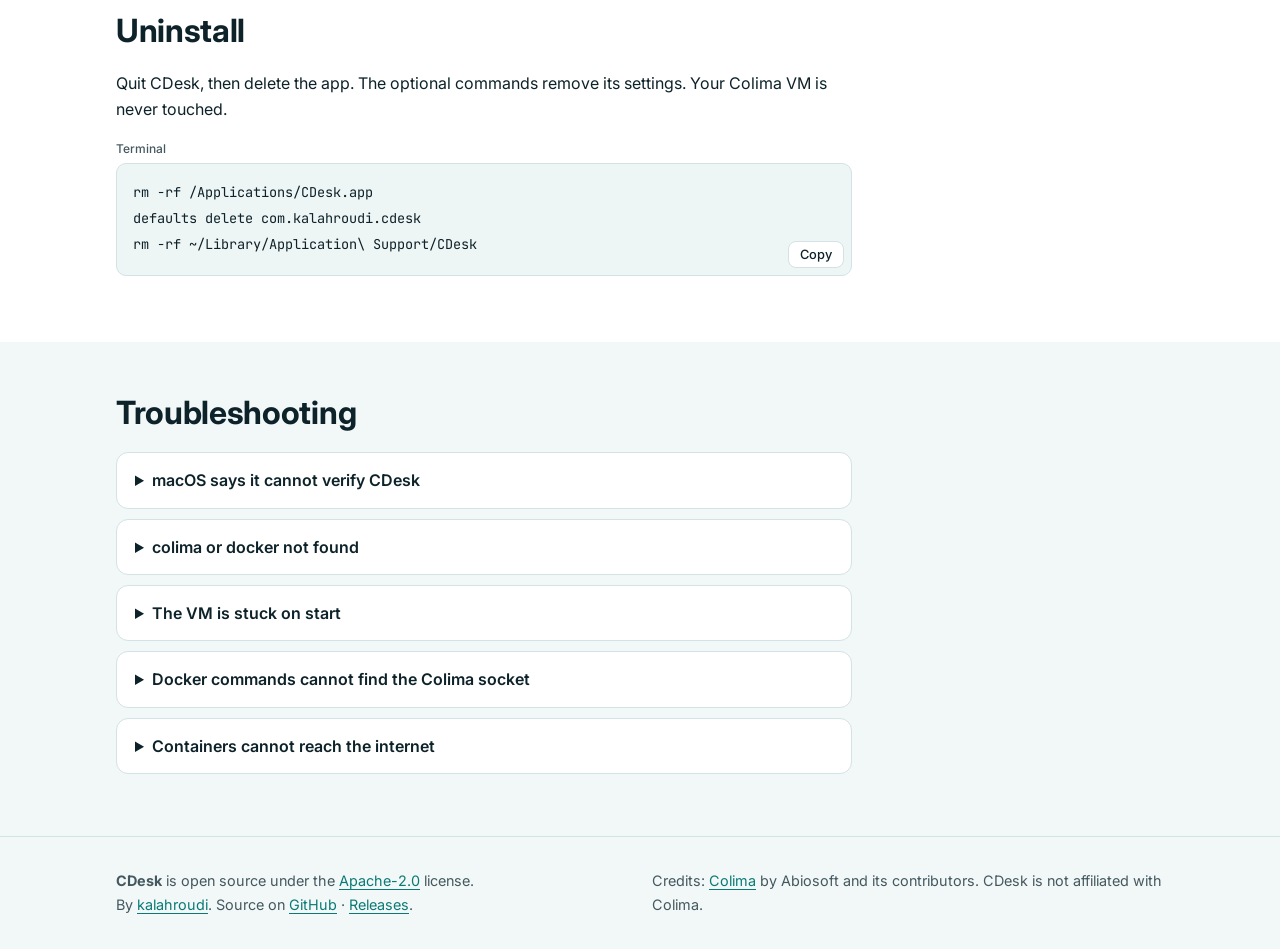
<file: docs/install.html>
<!doctype html>
<html lang="en">
<head>
<meta charset="utf-8">
<meta name="viewport" content="width=device-width, initial-scale=1">
<title>Install CDesk</title>
<meta name="description" content="How to install CDesk on macOS: prerequisites, one-line installer, manual DMG, building from source, updating, uninstalling and troubleshooting.">
<meta name="color-scheme" content="light dark">
<link rel="icon" type="image/svg+xml" href="assets/logo.svg">
<link rel="preconnect" href="https://fonts.googleapis.com">
<link rel="preconnect" href="https://fonts.gstatic.com" crossorigin>
<link rel="stylesheet" href="https://fonts.googleapis.com/css2?family=Inter:wght@400;500;600;700&amp;family=JetBrains+Mono:wght@400;500&amp;display=swap">
<link rel="stylesheet" href="style.css">
<script src="site.js"></script>
</head>
<body>
<a class="skip" href="#main">Skip to content</a>
<header class="site-header">
<div class="wrap bar">
<a class="brand" href="index.html"><img src="assets/logo.svg" alt="" width="32" height="32"><span>CDesk</span></a>
<button type="button" class="menu-btn" aria-expanded="false" aria-controls="site-nav">Menu</button>
<nav id="site-nav" aria-label="Main">
<ul><li><a href="index.html">Home</a></li><li><a href="install.html" aria-current="page">Install</a></li><li><a href="usage.html">Usage</a></li><li><a href="optimization.html">Optimisation</a></li><li><a href="agents.html">Agents</a></li><li><a href="https://github.com/kalahroudi/cdesk">GitHub</a></li></ul>
</nav>
<button type="button" class="theme-btn" aria-label="Colour theme: System. Click to change.">Theme: System</button>
</div>
</header>
<main id="main">
<section class="page-hero"><div class="wrap"><h1>Install CDesk</h1><p class="lead">Three ways to install, and one prompt that lets an AI agent do it for you.</p></div></section><section class="section "><div class="wrap"><h2>Prerequisites</h2><ul class="checks"><li>macOS 14 or later (Apple silicon recommended).</li><li><a href="https://brew.sh">Homebrew</a>, which CDesk uses to install the rest. If it is missing, CDesk offers to open the official Homebrew installer in Terminal (it asks for your password, so it runs where you can see it).</li></ul><p>Colima and the Docker CLI do not need to be installed first: on first launch CDesk detects what is missing, installs it with Homebrew in the background, and creates a first profile sized for your Mac. Prefer to do it yourself? Run:</p><div class="code"><span class="code-label">Terminal</span><pre><code>brew install colima docker</code></pre><button type="button" class="copy" aria-label="Copy to clipboard">Copy</button></div></div></section><section class="section " id="a"><div class="wrap"><h2>Option A: one-line installer (recommended)</h2><p>Downloads the latest release DMG, verifies its SHA-256, installs to /Applications and opens it.</p><div class="code"><span class="code-label">Terminal</span><pre><code>curl -fsSL https://raw.githubusercontent.com/kalahroudi/cdesk/main/scripts/install.sh | bash</code></pre><button type="button" class="copy" aria-label="Copy to clipboard">Copy</button></div><p>Optional environment variables:</p><div class="table-wrap"><table class=""><thead><tr><th scope="col">Variable</th><th scope="col">Effect</th></tr></thead><tbody><tr><th scope="row"><code>CDESK_VERSION=v0.1.0</code></th><td>Pin a specific version.</td></tr><tr><th scope="row"><code>CDESK_DEST=$HOME/Applications</code></th><td>Install into a different folder.</td></tr></tbody></table></div><p>If there is no release yet, the script falls back to building from source.</p><div class="code"><span class="code-label">Example with both</span><pre><code>CDESK_VERSION=v0.1.0 CDESK_DEST=$HOME/Applications curl -fsSL https://raw.githubusercontent.com/kalahroudi/cdesk/main/scripts/install.sh | bash</code></pre><button type="button" class="copy" aria-label="Copy to clipboard">Copy</button></div></div></section><section class="section alt" id="b"><div class="wrap"><h2>Option B: manual download</h2><ol class="steps"><li>Download <code>CDesk-&lt;version&gt;.dmg</code> from <a href="https://github.com/kalahroudi/cdesk/releases">Releases</a>.</li><li>Open it and drag CDesk to Applications.</li><li>Open CDesk.</li></ol>
<p>The app is ad-hoc signed unless the maintainer adds a Developer ID. If macOS says it cannot verify the app, right-click it and choose Open once, or run:</p><div class="code"><span class="code-label">Terminal</span><pre><code>xattr -dr com.apple.quarantine /Applications/CDesk.app</code></pre><button type="button" class="copy" aria-label="Copy to clipboard">Copy</button></div><p>The curl installer does not trigger this prompt.</p></div></section><section class="section " id="c"><div class="wrap"><h2>Option C: build from source</h2><p>Needs the Xcode command line tools and Swift 6.</p><div class="code"><span class="code-label">Terminal</span><pre><code>git clone https://github.com/kalahroudi/cdesk &amp;&amp; cd cdesk &amp;&amp; scripts/bundle.sh &amp;&amp; cp -R dist/CDesk.app /Applications</code></pre><button type="button" class="copy" aria-label="Copy to clipboard">Copy</button></div></div></section><section class="section alt" id="first-run"><div class="wrap"><h2>First run</h2><ol class="steps"><li>The cube icon appears in the menu bar and in the Dock.</li><li>Click it. The popover opens, and the Dock icon opens the full Manager window.</li><li>CDesk shows a short setup checklist (Homebrew, Colima, Docker CLI, first profile). Press the button and it installs what is missing and creates and starts your first profile with settings for your Mac. Progress shows in the app and you get a notification when it is done.</li></ol>
<p>Launch at login is on by default. Turn it off in Settings.</p><figure class="shot "><img src="assets/screens/manager-setup.png" alt="The CDesk first-run setup checklist: Homebrew installed, Colima and Docker CLI missing, first profile with recommended settings" width="1100" height="740" loading="lazy"><figcaption>First launch: CDesk detects what is missing and sets it up with one button.</figcaption></figure><figure class="shot "><img src="assets/screens/manager-overview.png" alt="The CDesk Manager overview window after first run" width="1100" height="740" loading="lazy" decoding="async"><figcaption>The Manager overview.</figcaption></figure></div></section><section class="section " id="agent"><div class="wrap"><h2>Let an agent install it</h2><p>If you use an AI coding agent, paste the prompt below. It installs the prerequisites, runs the installer, registers the MCP server and starts a sensible profile. See <a href="agents.html">Agents</a> for details.</p><div class="callout"><h3>Agent prompt</h3><p>Paste this into an AI coding agent such as Claude Code and it will do the setup for you. It will not delete anything without asking.</p><div class="code"><span class="code-label">Prompt</span><pre><code>Install CDesk on this Mac. 1) Check that Homebrew is installed; if colima or docker are missing run `brew install colima docker`. 2) Run `curl -fsSL https://raw.githubusercontent.com/kalahroudi/cdesk/main/scripts/install.sh | bash`. 3) Register its MCP server: `claude mcp add cdesk -- /Applications/CDesk.app/Contents/MacOS/cdesk-mcp`. 4) Call colima_profiles; if there are none, call colima_recommend and start a profile with the recommended cpus/memory_gib/disk_gib via colima_start. 5) Tell me what is running. Never call colima_recreate, docker_remove_volume or docker_prune without asking me first.</code></pre><button type="button" class="copy" aria-label="Copy to clipboard">Copy</button></div></div></div></section><section class="section alt" id="updating"><div class="wrap"><h2>Updating</h2><p><strong>In the app:</strong> Settings, then Updates. CDesk checks GitHub for the latest release first. A release is a prebuilt DMG that is downloaded, SHA-256 checked against the release&rsquo;s <code>SHA256SUMS</code>, mounted, and code-signature verified. The new app must pass a <code>--self-test</code>, and is then swapped in after the app quits by a small script. If the new version does not report in within about 40 seconds, the previous app is restored automatically.</p>
<p>If there is no newer release, CDesk compares the running commit with the head of the main branch and can build the newest commit from source (needs the Xcode command line tools). The check runs automatically once a day and can be turned off. An update log is kept.</p>
<p><strong>From the terminal:</strong> run the installer command again.</p></div></section><section class="section " id="uninstall"><div class="wrap"><h2>Uninstall</h2><p>Quit CDesk, then delete the app. The optional commands remove its settings. Your Colima VM is never touched.</p><div class="code"><span class="code-label">Terminal</span><pre><code>rm -rf /Applications/CDesk.app
defaults delete com.kalahroudi.cdesk
rm -rf ~/Library/Application\ Support/CDesk</code></pre><button type="button" class="copy" aria-label="Copy to clipboard">Copy</button></div></div></section><section class="section alt" id="troubleshooting"><div class="wrap"><h2>Troubleshooting</h2><div class="faq">
<details><summary>macOS says it cannot verify CDesk</summary><div class="ans"><p>Right-click CDesk, choose Open once, or run <code>xattr -dr com.apple.quarantine /Applications/CDesk.app</code>.</p></div></details>
<details><summary>colima or docker not found</summary><div class="ans"><p>Open CDesk and press the setup button, or run <code>brew install colima docker</code> yourself. CDesk also shows that command, ready to copy, on its setup screen.</p></div></details>
<details><summary>The VM is stuck on start</summary><div class="ans"><p>Open the Repair menu on the profile page and choose Force stop &amp; restart. It runs <code>colima stop --force</code> and, if the VM sticks on start, also lowers memory by 1 to 2 GB.</p></div></details>
<details><summary>Docker commands cannot find the Colima socket</summary><div class="ans"><p>Use Repair, then Re-register the Docker context. It runs <code>docker context use colima</code>.</p></div></details>
<details><summary>Containers cannot reach the internet</summary><div class="ans"><p>DNS often breaks after a Wi-Fi or VPN switch. Use Repair, then Use fixed DNS &amp; restart, which sets 1.1.1.1 and 8.8.8.8.</p></div></details>
</div></div></section>
</main>
<footer class="site-footer">
<div class="wrap foot">
<div><strong>CDesk</strong> is open source under the <a href="https://github.com/kalahroudi/cdesk/blob/main/LICENSE">Apache-2.0</a> license.<br>
By <a href="https://github.com/kalahroudi">kalahroudi</a>. Source on <a href="https://github.com/kalahroudi/cdesk">GitHub</a> &middot; <a href="https://github.com/kalahroudi/cdesk/releases">Releases</a>.</div>
<div>Credits: <a href="https://github.com/abiosoft/colima">Colima</a> by Abiosoft and its contributors. CDesk is not affiliated with Colima.</div>
</div>
</footer>
</body>
</html>
</file>
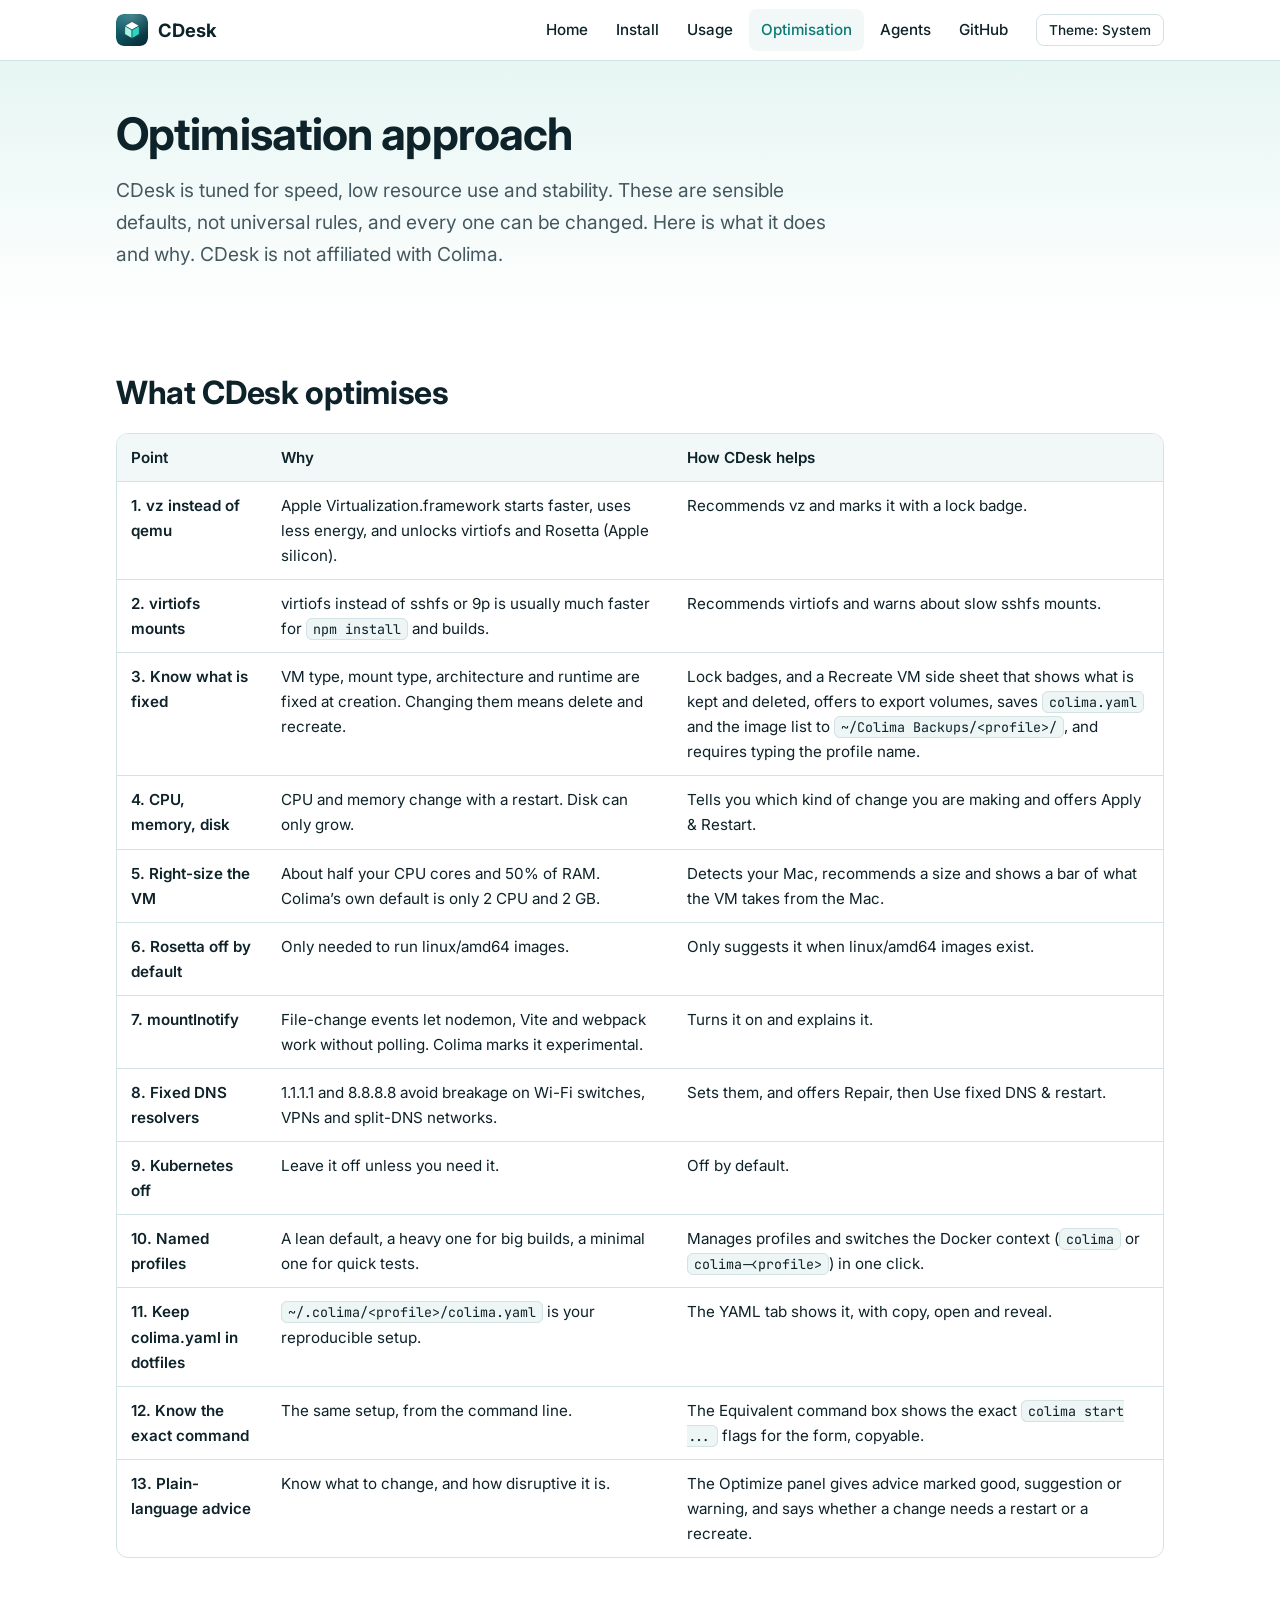
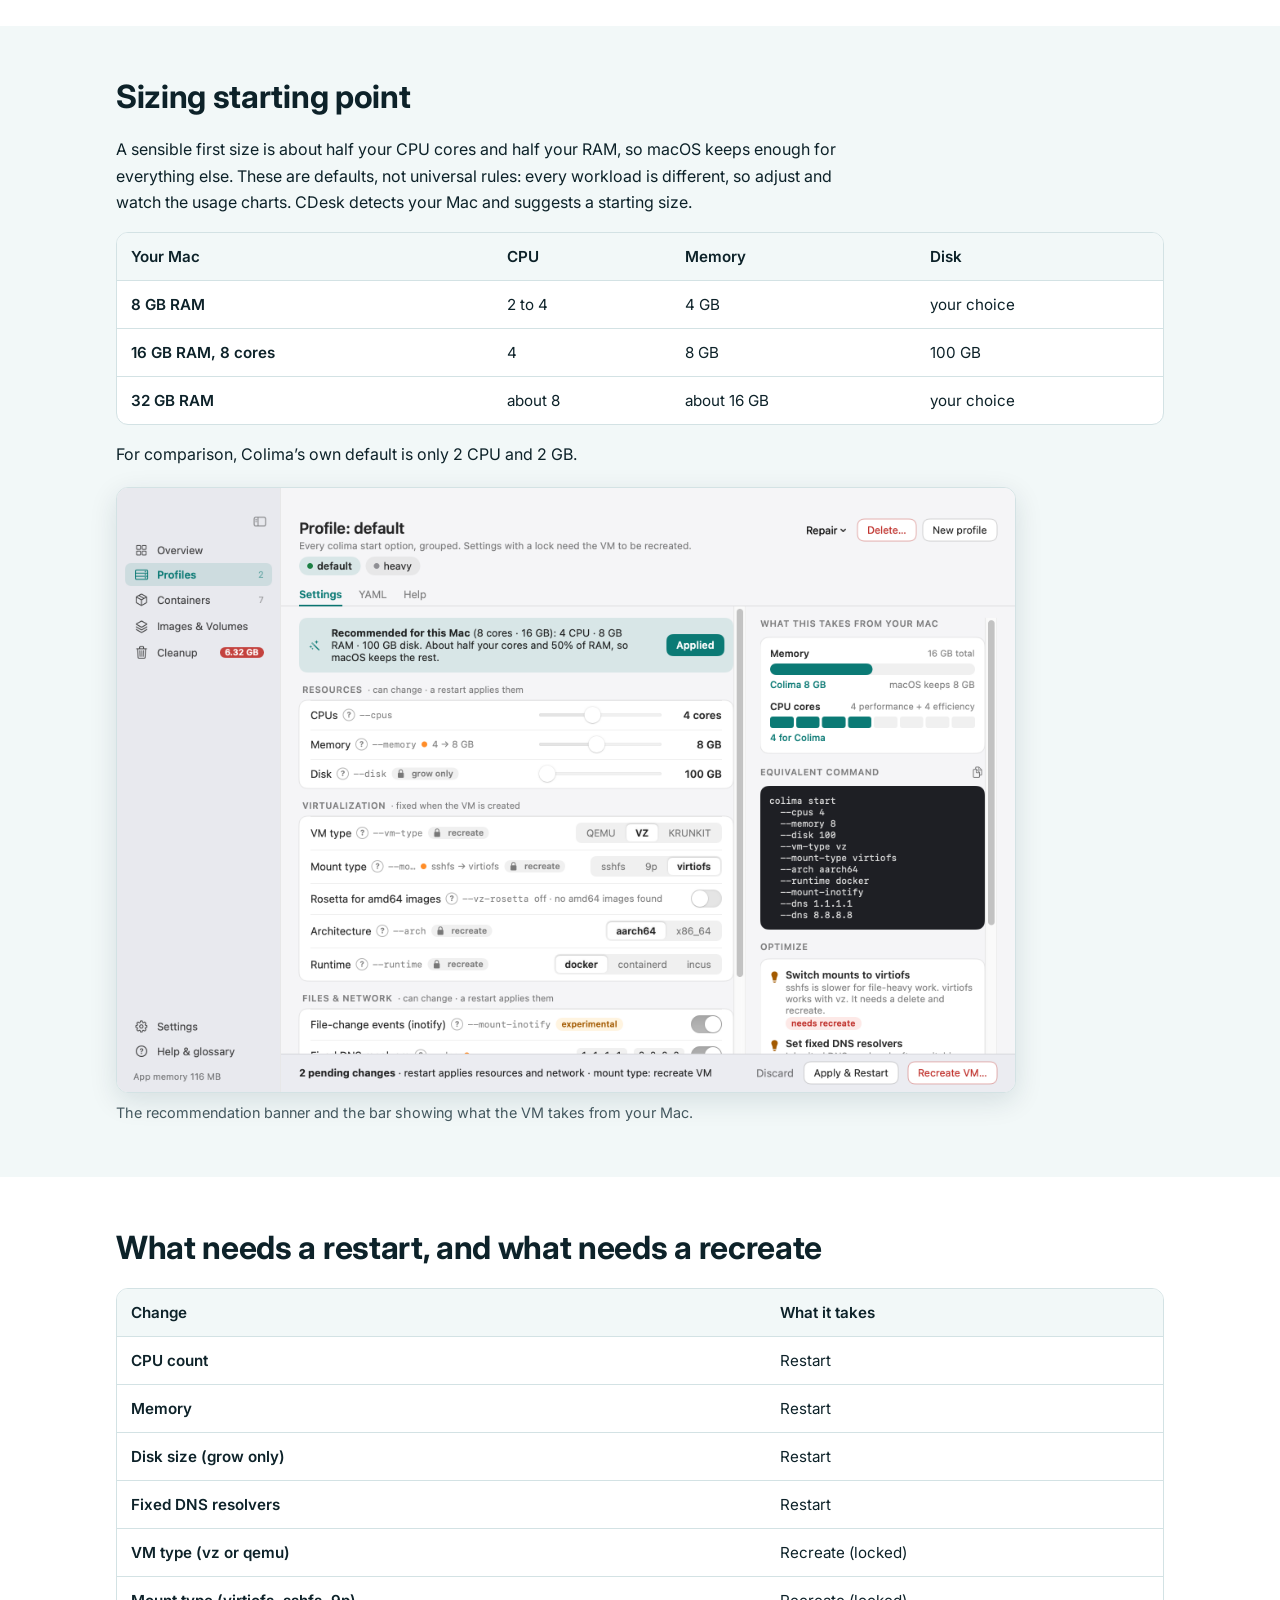
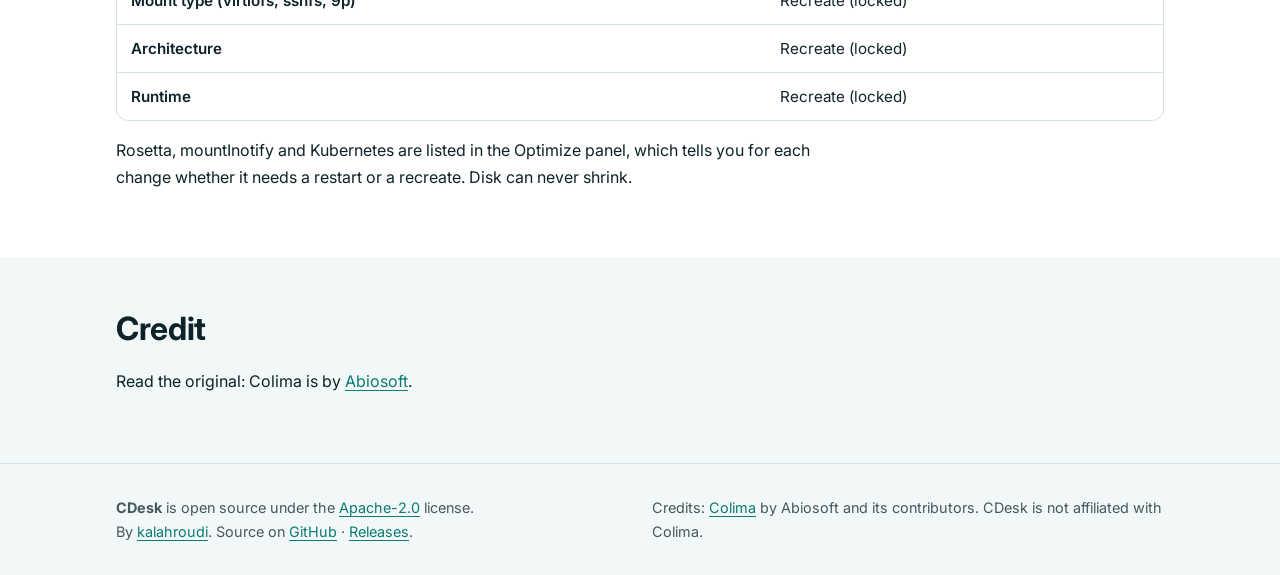
<file: docs/optimization.html>
<!doctype html>
<html lang="en">
<head>
<meta charset="utf-8">
<meta name="viewport" content="width=device-width, initial-scale=1">
<title>Optimisation approach - CDesk</title>
<meta name="description" content="How CDesk is tuned for performance and stability: vz, virtiofs, sizing, fixed DNS, profiles, and what needs a restart or a recreate.">
<meta name="color-scheme" content="light dark">
<link rel="icon" type="image/svg+xml" href="assets/logo.svg">
<link rel="preconnect" href="https://fonts.googleapis.com">
<link rel="preconnect" href="https://fonts.gstatic.com" crossorigin>
<link rel="stylesheet" href="https://fonts.googleapis.com/css2?family=Inter:wght@400;500;600;700&amp;family=JetBrains+Mono:wght@400;500&amp;display=swap">
<link rel="stylesheet" href="style.css">
<script src="site.js"></script>
</head>
<body>
<a class="skip" href="#main">Skip to content</a>
<header class="site-header">
<div class="wrap bar">
<a class="brand" href="index.html"><img src="assets/logo.svg" alt="" width="32" height="32"><span>CDesk</span></a>
<button type="button" class="menu-btn" aria-expanded="false" aria-controls="site-nav">Menu</button>
<nav id="site-nav" aria-label="Main">
<ul><li><a href="index.html">Home</a></li><li><a href="install.html">Install</a></li><li><a href="usage.html">Usage</a></li><li><a href="optimization.html" aria-current="page">Optimisation</a></li><li><a href="agents.html">Agents</a></li><li><a href="https://github.com/kalahroudi/cdesk">GitHub</a></li></ul>
</nav>
<button type="button" class="theme-btn" aria-label="Colour theme: System. Click to change.">Theme: System</button>
</div>
</header>
<main id="main">
<section class="page-hero"><div class="wrap"><h1>Optimisation approach</h1><p class="lead">CDesk is tuned for speed, low resource use and stability. These are sensible defaults, not universal rules, and every one can be changed. Here is what it does and why. CDesk is not affiliated with Colima.</p></div></section><section class="section " id="points"><div class="wrap"><h2>What CDesk optimises</h2><div class="table-wrap"><table class="wide"><thead><tr><th scope="col">Point</th><th scope="col">Why</th><th scope="col">How CDesk helps</th></tr></thead><tbody><tr><th scope="row">1. vz instead of qemu</th><td>Apple Virtualization.framework starts faster, uses less energy, and unlocks virtiofs and Rosetta (Apple silicon).</td><td>Recommends vz and marks it with a lock badge.</td></tr><tr><th scope="row">2. virtiofs mounts</th><td>virtiofs instead of sshfs or 9p is usually much faster for <code>npm install</code> and builds.</td><td>Recommends virtiofs and warns about slow sshfs mounts.</td></tr><tr><th scope="row">3. Know what is fixed</th><td>VM type, mount type, architecture and runtime are fixed at creation. Changing them means delete and recreate.</td><td>Lock badges, and a Recreate VM side sheet that shows what is kept and deleted, offers to export volumes, saves <code>colima.yaml</code> and the image list to <code>~/Colima Backups/&lt;profile&gt;/</code>, and requires typing the profile name.</td></tr><tr><th scope="row">4. CPU, memory, disk</th><td>CPU and memory change with a restart. Disk can only grow.</td><td>Tells you which kind of change you are making and offers Apply &amp; Restart.</td></tr><tr><th scope="row">5. Right-size the VM</th><td>About half your CPU cores and 50% of RAM. Colima&rsquo;s own default is only 2 CPU and 2 GB.</td><td>Detects your Mac, recommends a size and shows a bar of what the VM takes from the Mac.</td></tr><tr><th scope="row">6. Rosetta off by default</th><td>Only needed to run linux/amd64 images.</td><td>Only suggests it when linux/amd64 images exist.</td></tr><tr><th scope="row">7. mountInotify</th><td>File-change events let nodemon, Vite and webpack work without polling. Colima marks it experimental.</td><td>Turns it on and explains it.</td></tr><tr><th scope="row">8. Fixed DNS resolvers</th><td>1.1.1.1 and 8.8.8.8 avoid breakage on Wi-Fi switches, VPNs and split-DNS networks.</td><td>Sets them, and offers Repair, then Use fixed DNS &amp; restart.</td></tr><tr><th scope="row">9. Kubernetes off</th><td>Leave it off unless you need it.</td><td>Off by default.</td></tr><tr><th scope="row">10. Named profiles</th><td>A lean default, a heavy one for big builds, a minimal one for quick tests.</td><td>Manages profiles and switches the Docker context (<code>colima</code> or <code>colima-&lt;profile&gt;</code>) in one click.</td></tr><tr><th scope="row">11. Keep colima.yaml in dotfiles</th><td><code>~/.colima/&lt;profile&gt;/colima.yaml</code> is your reproducible setup.</td><td>The YAML tab shows it, with copy, open and reveal.</td></tr><tr><th scope="row">12. Know the exact command</th><td>The same setup, from the command line.</td><td>The Equivalent command box shows the exact <code>colima start ...</code> flags for the form, copyable.</td></tr><tr><th scope="row">13. Plain-language advice</th><td>Know what to change, and how disruptive it is.</td><td>The Optimize panel gives advice marked good, suggestion or warning, and says whether a change needs a restart or a recreate.</td></tr></tbody></table></div></div></section><section class="section alt" id="sizing"><div class="wrap"><h2>Sizing starting point</h2><p>A sensible first size is about half your CPU cores and half your RAM, so macOS keeps enough for everything else. These are defaults, not universal rules: every workload is different, so adjust and watch the usage charts. CDesk detects your Mac and suggests a starting size.</p><div class="table-wrap"><table class=""><thead><tr><th scope="col">Your Mac</th><th scope="col">CPU</th><th scope="col">Memory</th><th scope="col">Disk</th></tr></thead><tbody><tr><th scope="row">8 GB RAM</th><td>2 to 4</td><td>4 GB</td><td>your choice</td></tr><tr><th scope="row">16 GB RAM, 8 cores</th><td>4</td><td>8 GB</td><td>100 GB</td></tr><tr><th scope="row">32 GB RAM</th><td>about 8</td><td>about 16 GB</td><td>your choice</td></tr></tbody></table></div><p>For comparison, Colima&rsquo;s own default is only 2 CPU and 2 GB.</p><figure class="shot "><img class="only-light" src="assets/screens/manager-profiles.png" alt="The profile page with the recommendation banner and host impact bar" width="1100" height="740" loading="lazy" decoding="async"><img class="only-dark" src="assets/screens/manager-profiles-dark.png" alt="The profile page with the recommendation banner and host impact bar" width="1100" height="740" loading="lazy" decoding="async"><figcaption>The recommendation banner and the bar showing what the VM takes from your Mac.</figcaption></figure></div></section><section class="section " id="restart-vs-recreate"><div class="wrap"><h2>What needs a restart, and what needs a recreate</h2><div class="table-wrap"><table class=""><thead><tr><th scope="col">Change</th><th scope="col">What it takes</th></tr></thead><tbody><tr><th scope="row">CPU count</th><td>Restart</td></tr><tr><th scope="row">Memory</th><td>Restart</td></tr><tr><th scope="row">Disk size (grow only)</th><td>Restart</td></tr><tr><th scope="row">Fixed DNS resolvers</th><td>Restart</td></tr><tr><th scope="row">VM type (vz or qemu)</th><td>Recreate (locked)</td></tr><tr><th scope="row">Mount type (virtiofs, sshfs, 9p)</th><td>Recreate (locked)</td></tr><tr><th scope="row">Architecture</th><td>Recreate (locked)</td></tr><tr><th scope="row">Runtime</th><td>Recreate (locked)</td></tr></tbody></table></div><p>Rosetta, mountInotify and Kubernetes are listed in the Optimize panel, which tells you for each change whether it needs a restart or a recreate. Disk can never shrink.</p></div></section><section class="section alt" id="credit"><div class="wrap"><h2>Credit</h2><p>Read the original: Colima is by <a href="https://github.com/abiosoft/colima">Abiosoft</a>.</p></div></section>
</main>
<footer class="site-footer">
<div class="wrap foot">
<div><strong>CDesk</strong> is open source under the <a href="https://github.com/kalahroudi/cdesk/blob/main/LICENSE">Apache-2.0</a> license.<br>
By <a href="https://github.com/kalahroudi">kalahroudi</a>. Source on <a href="https://github.com/kalahroudi/cdesk">GitHub</a> &middot; <a href="https://github.com/kalahroudi/cdesk/releases">Releases</a>.</div>
<div>Credits: <a href="https://github.com/abiosoft/colima">Colima</a> by Abiosoft and its contributors. CDesk is not affiliated with Colima.</div>
</div>
</footer>
</body>
</html>
</file>
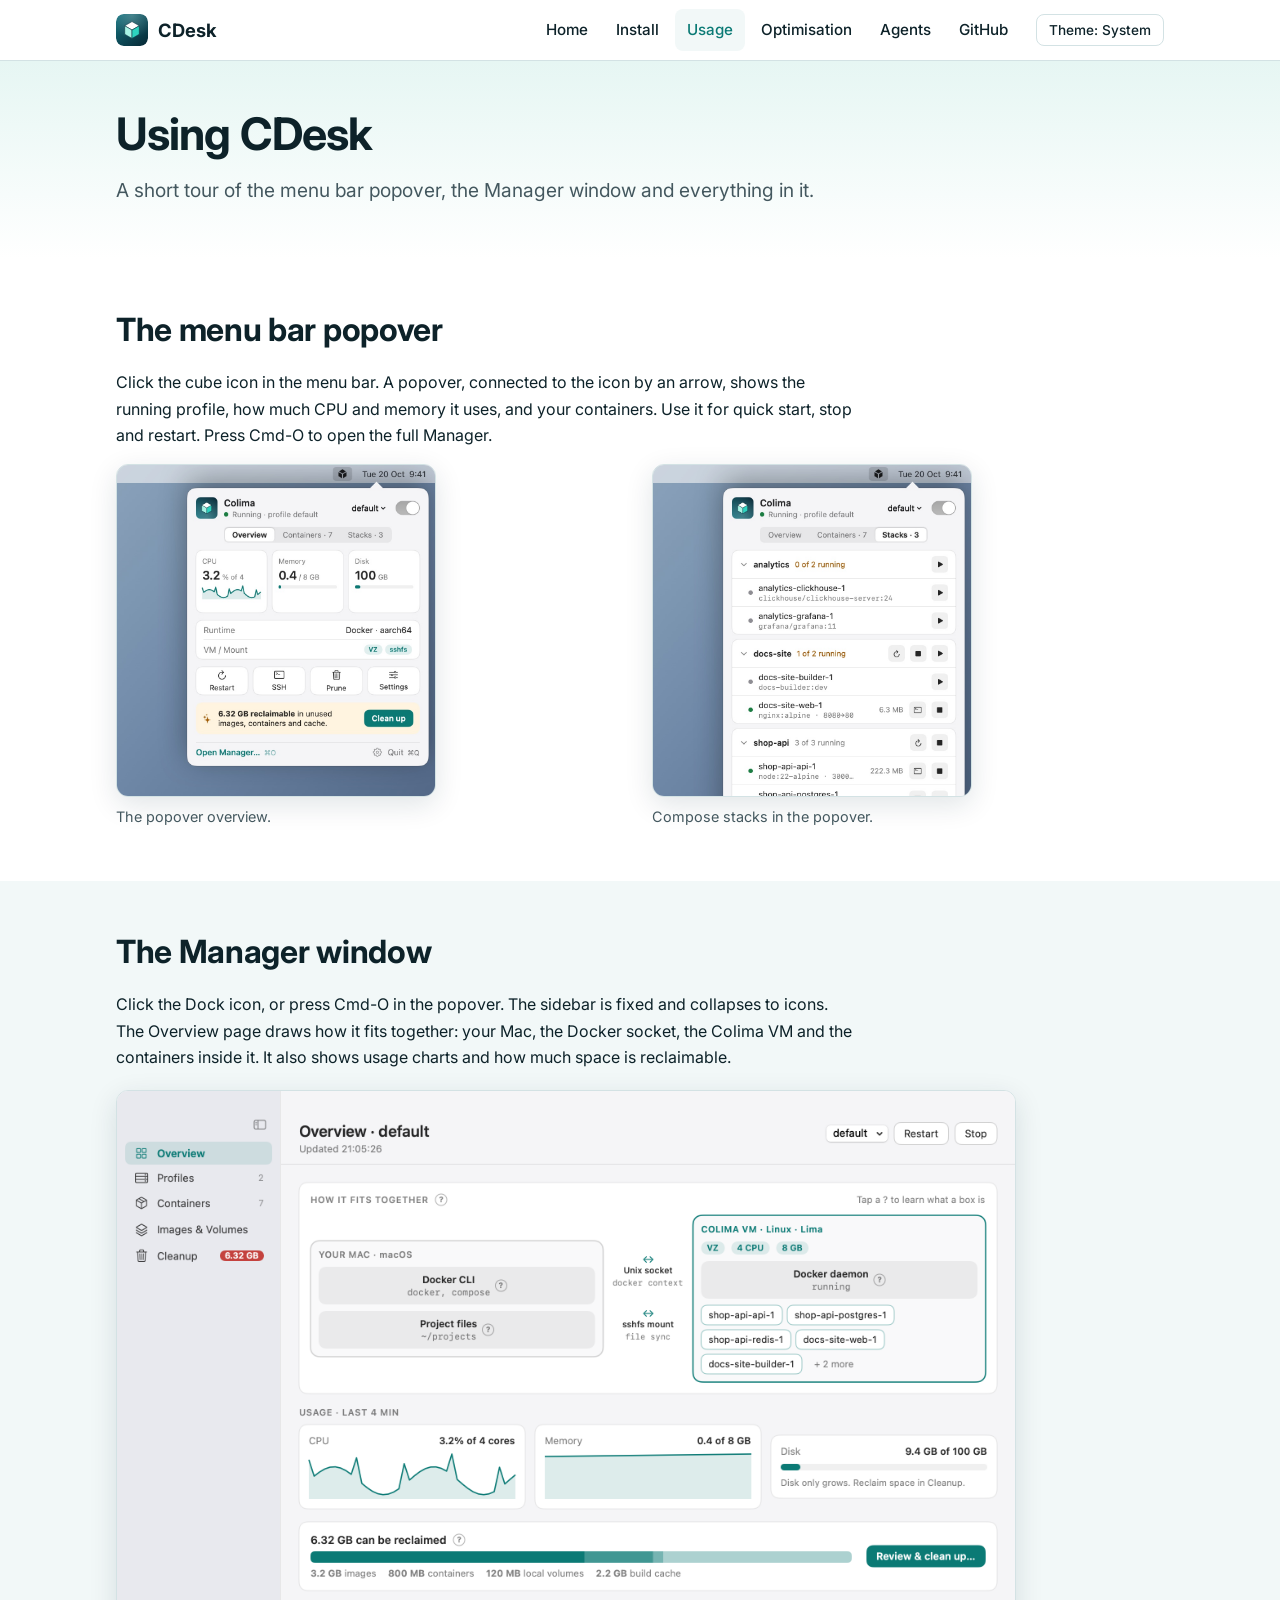
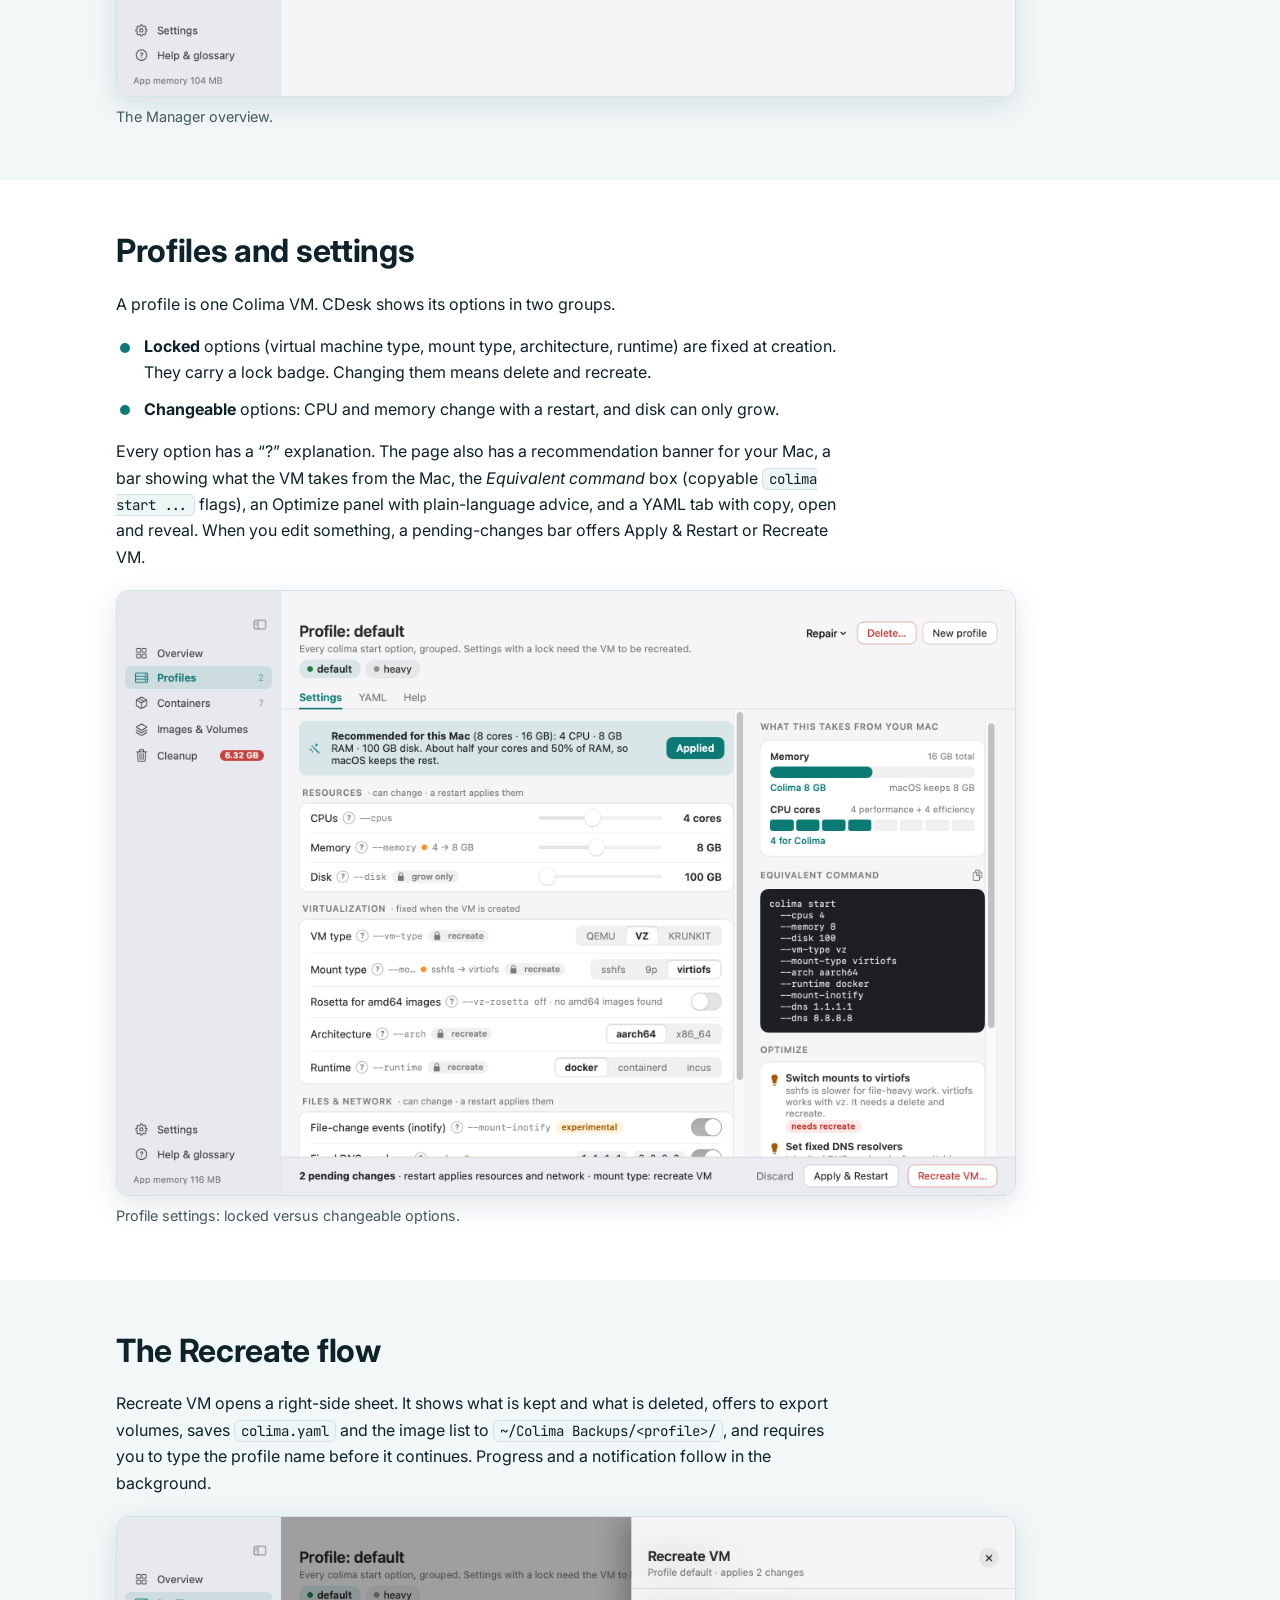
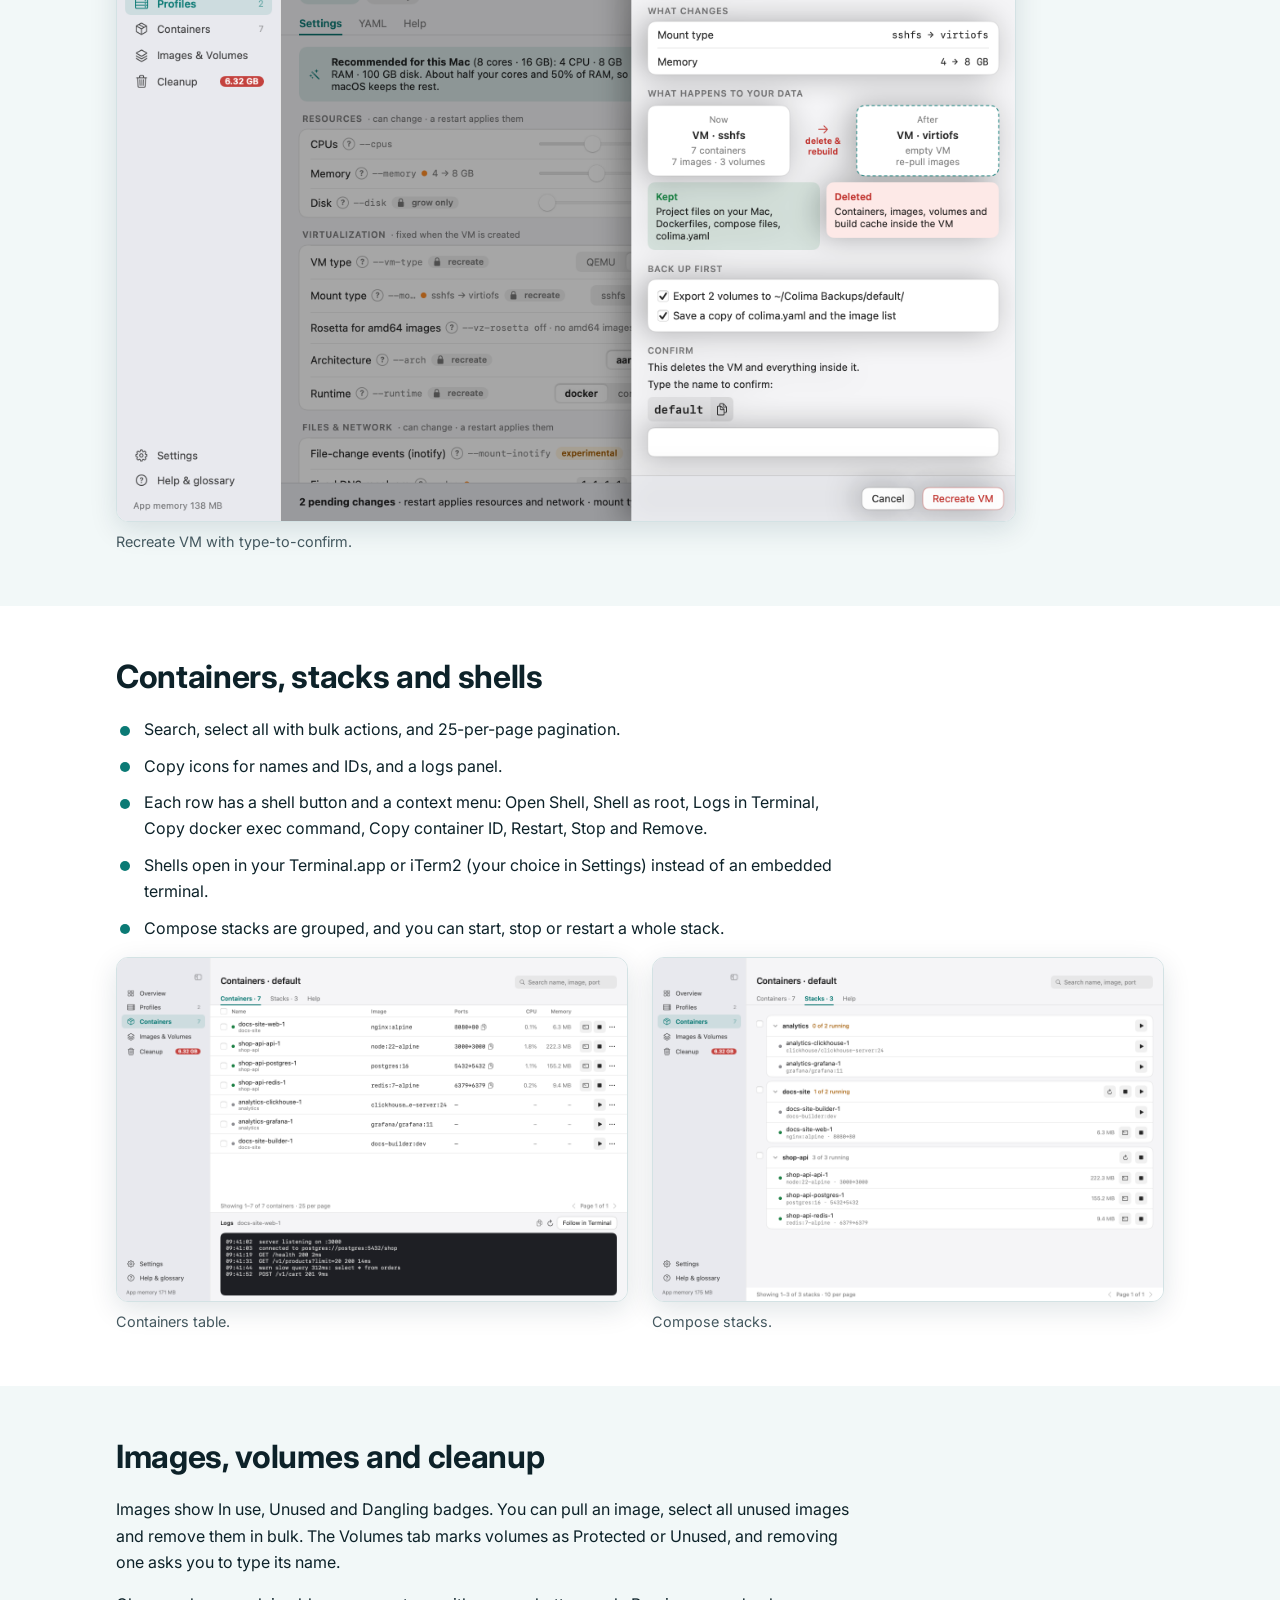
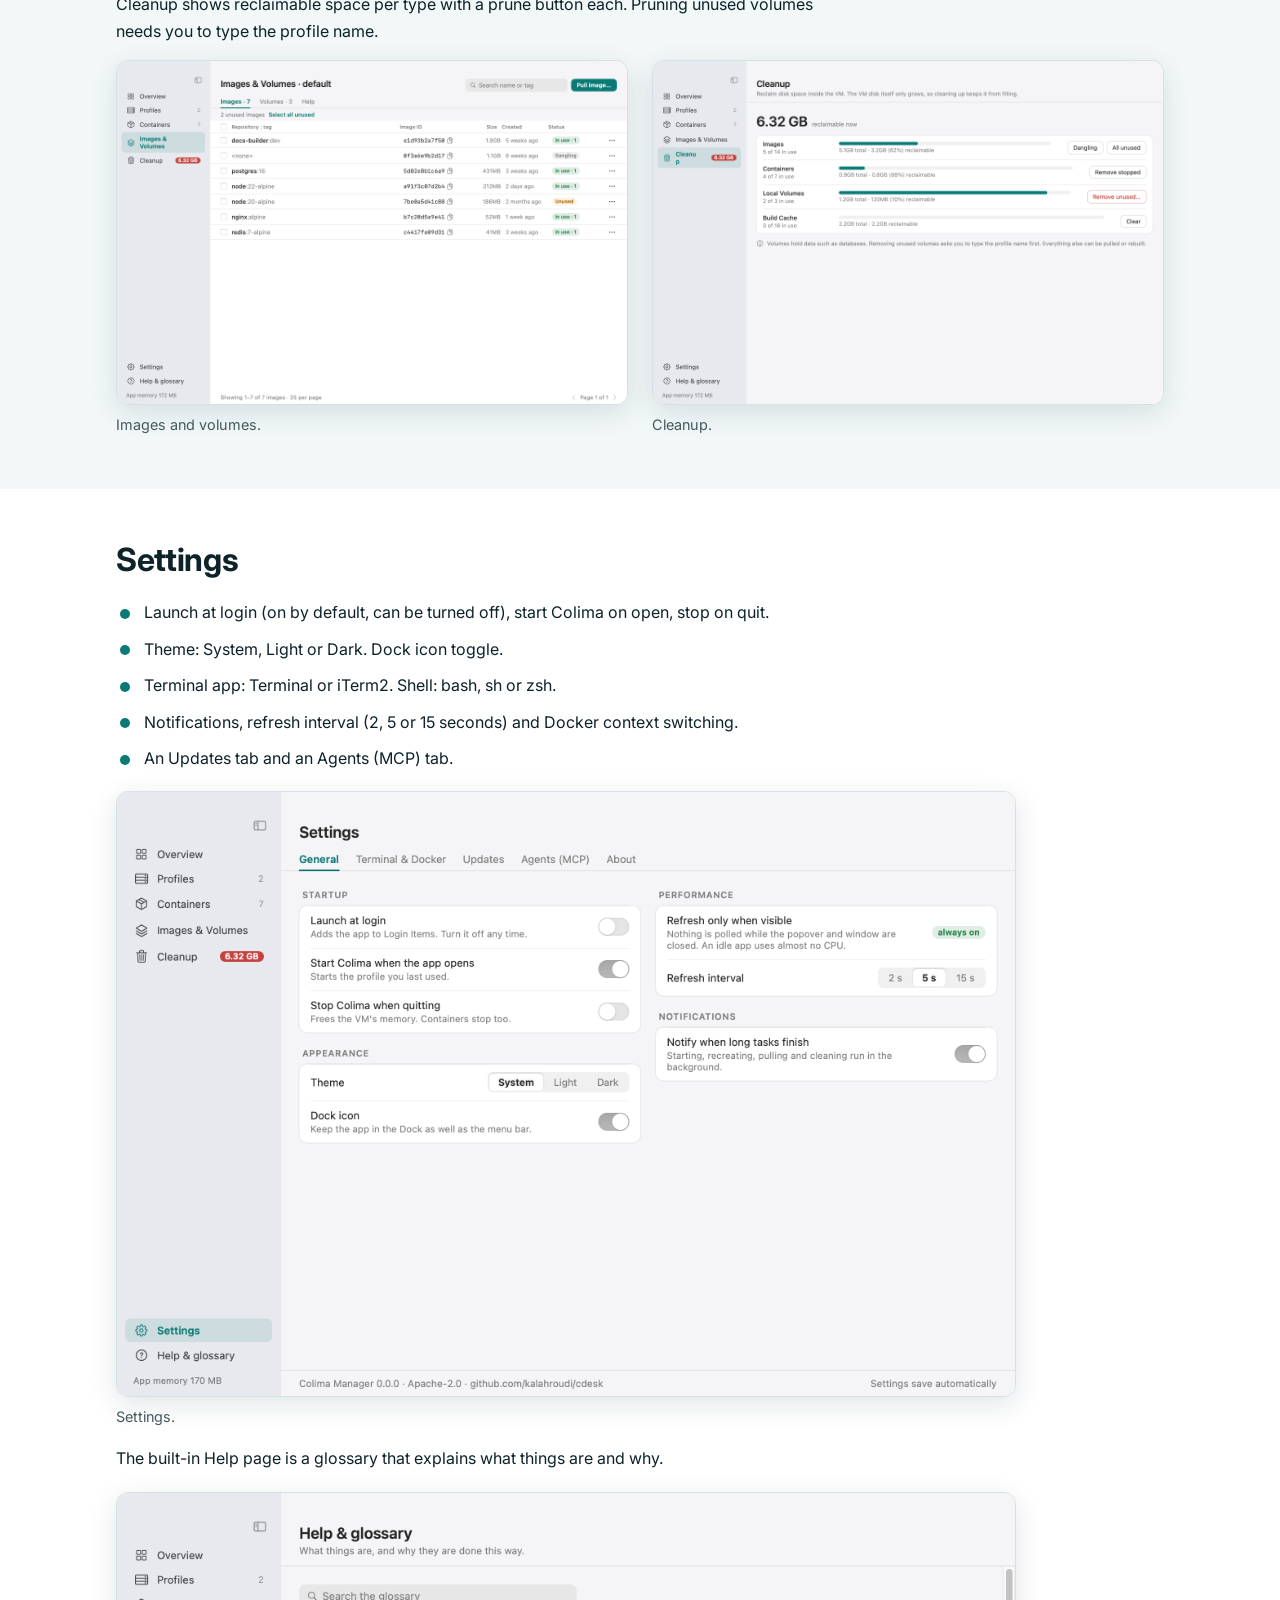
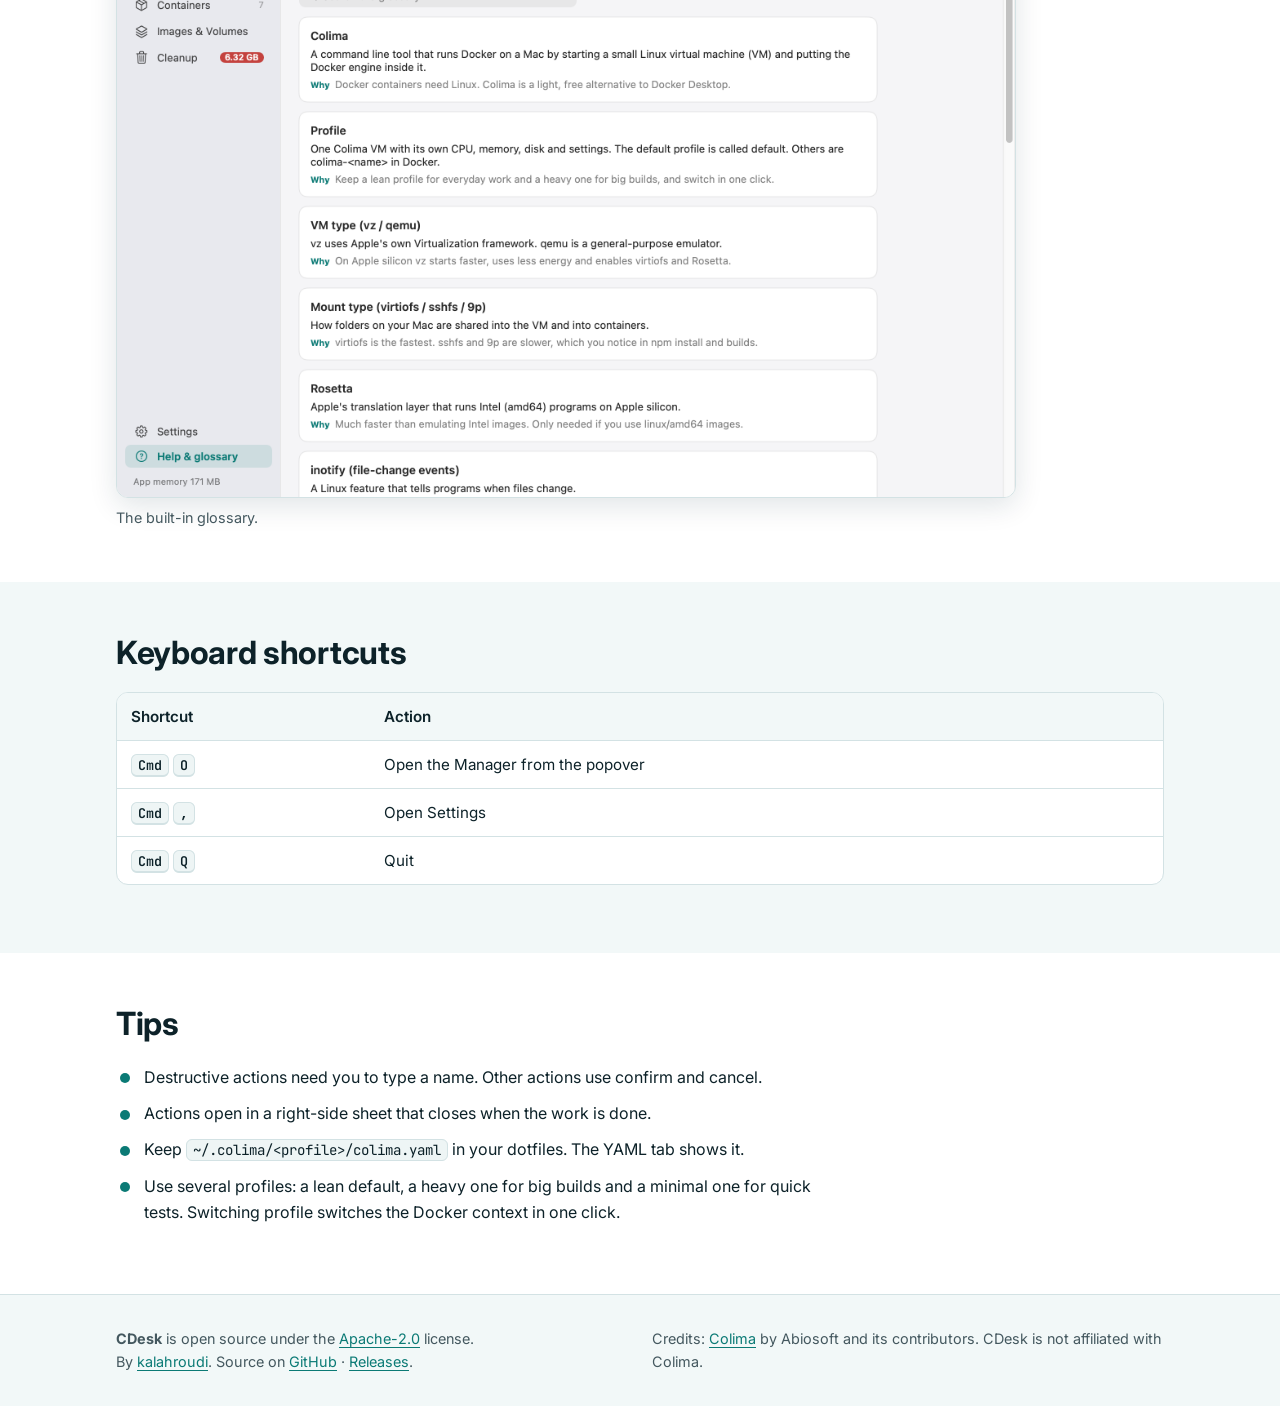
<file: docs/usage.html>
<!doctype html>
<html lang="en">
<head>
<meta charset="utf-8">
<meta name="viewport" content="width=device-width, initial-scale=1">
<title>Using CDesk - a tour</title>
<meta name="description" content="A tour of CDesk: the menu bar popover, the Manager window, profiles, containers, images, cleanup, settings and shortcuts.">
<meta name="color-scheme" content="light dark">
<link rel="icon" type="image/svg+xml" href="assets/logo.svg">
<link rel="preconnect" href="https://fonts.googleapis.com">
<link rel="preconnect" href="https://fonts.gstatic.com" crossorigin>
<link rel="stylesheet" href="https://fonts.googleapis.com/css2?family=Inter:wght@400;500;600;700&amp;family=JetBrains+Mono:wght@400;500&amp;display=swap">
<link rel="stylesheet" href="style.css">
<script src="site.js"></script>
</head>
<body>
<a class="skip" href="#main">Skip to content</a>
<header class="site-header">
<div class="wrap bar">
<a class="brand" href="index.html"><img src="assets/logo.svg" alt="" width="32" height="32"><span>CDesk</span></a>
<button type="button" class="menu-btn" aria-expanded="false" aria-controls="site-nav">Menu</button>
<nav id="site-nav" aria-label="Main">
<ul><li><a href="index.html">Home</a></li><li><a href="install.html">Install</a></li><li><a href="usage.html" aria-current="page">Usage</a></li><li><a href="optimization.html">Optimisation</a></li><li><a href="agents.html">Agents</a></li><li><a href="https://github.com/kalahroudi/cdesk">GitHub</a></li></ul>
</nav>
<button type="button" class="theme-btn" aria-label="Colour theme: System. Click to change.">Theme: System</button>
</div>
</header>
<main id="main">
<section class="page-hero"><div class="wrap"><h1>Using CDesk</h1><p class="lead">A short tour of the menu bar popover, the Manager window and everything in it.</p></div></section><section class="section " id="popover"><div class="wrap"><h2>The menu bar popover</h2><p>Click the cube icon in the menu bar. A popover, connected to the icon by an arrow, shows the running profile, how much CPU and memory it uses, and your containers. Use it for quick start, stop and restart. Press Cmd-O to open the full Manager.</p><div class="gallery"><figure class="shot narrow"><img class="only-light" src="assets/screens/popover-overview.jpg" alt="The menu bar popover overview" width="500" height="520" loading="lazy" decoding="async"><img class="only-dark" src="assets/screens/popover-overview-dark.jpg" alt="The menu bar popover overview" width="500" height="520" loading="lazy" decoding="async"><figcaption>The popover overview.</figcaption></figure><figure class="shot narrow"><img src="assets/screens/popover-stacks.jpg" alt="The menu bar popover showing Compose stacks" width="500" height="520" loading="lazy" decoding="async"><figcaption>Compose stacks in the popover.</figcaption></figure></div></div></section><section class="section alt" id="manager"><div class="wrap"><h2>The Manager window</h2><p>Click the Dock icon, or press Cmd-O in the popover. The sidebar is fixed and collapses to icons. The Overview page draws how it fits together: your Mac, the Docker socket, the Colima VM and the containers inside it. It also shows usage charts and how much space is reclaimable.</p><figure class="shot "><img class="only-light" src="assets/screens/manager-overview.png" alt="The Manager overview in light mode" width="1100" height="740" loading="lazy" decoding="async"><img class="only-dark" src="assets/screens/manager-overview-dark.png" alt="The Manager overview in light mode" width="1100" height="740" loading="lazy" decoding="async"><figcaption>The Manager overview.</figcaption></figure></div></section><section class="section " id="profiles"><div class="wrap"><h2>Profiles and settings</h2><p>A profile is one Colima VM. CDesk shows its options in two groups.</p>
<ul class="checks"><li><strong>Locked</strong> options (virtual machine type, mount type, architecture, runtime) are fixed at creation. They carry a lock badge. Changing them means delete and recreate.</li>
<li><strong>Changeable</strong> options: CPU and memory change with a restart, and disk can only grow.</li></ul>
<p>Every option has a &ldquo;?&rdquo; explanation. The page also has a recommendation banner for your Mac, a bar showing what the VM takes from the Mac, the <em>Equivalent command</em> box (copyable <code>colima start ...</code> flags), an Optimize panel with plain-language advice, and a YAML tab with copy, open and reveal. When you edit something, a pending-changes bar offers Apply &amp; Restart or Recreate VM.</p><figure class="shot "><img class="only-light" src="assets/screens/manager-profiles.png" alt="Profile settings in light mode" width="1100" height="740" loading="lazy" decoding="async"><img class="only-dark" src="assets/screens/manager-profiles-dark.png" alt="Profile settings in light mode" width="1100" height="740" loading="lazy" decoding="async"><figcaption>Profile settings: locked versus changeable options.</figcaption></figure></div></section><section class="section alt" id="recreate"><div class="wrap"><h2>The Recreate flow</h2><p>Recreate VM opens a right-side sheet. It shows what is kept and what is deleted, offers to export volumes, saves <code>colima.yaml</code> and the image list to <code>~/Colima Backups/&lt;profile&gt;/</code>, and requires you to type the profile name before it continues. Progress and a notification follow in the background.</p><figure class="shot "><img src="assets/screens/manager-profiles-sheet.png" alt="The Recreate VM side sheet with type-to-confirm" width="1100" height="740" loading="lazy" decoding="async"><figcaption>Recreate VM with type-to-confirm.</figcaption></figure></div></section><section class="section " id="containers"><div class="wrap"><h2>Containers, stacks and shells</h2><ul class="checks"><li>Search, select all with bulk actions, and 25-per-page pagination.</li><li>Copy icons for names and IDs, and a logs panel.</li><li>Each row has a shell button and a context menu: Open Shell, Shell as root, Logs in Terminal, Copy docker exec command, Copy container ID, Restart, Stop and Remove.</li><li>Shells open in your Terminal.app or iTerm2 (your choice in Settings) instead of an embedded terminal.</li><li>Compose stacks are grouped, and you can start, stop or restart a whole stack.</li></ul><div class="gallery"><figure class="shot "><img src="assets/screens/manager-containers.png" alt="The containers table" width="1100" height="740" loading="lazy" decoding="async"><figcaption>Containers table.</figcaption></figure><figure class="shot "><img src="assets/screens/manager-containers-stacks.png" alt="Compose stacks grouped together" width="1100" height="740" loading="lazy" decoding="async"><figcaption>Compose stacks.</figcaption></figure></div></div></section><section class="section alt" id="images"><div class="wrap"><h2>Images, volumes and cleanup</h2><p>Images show In use, Unused and Dangling badges. You can pull an image, select all unused images and remove them in bulk. The Volumes tab marks volumes as Protected or Unused, and removing one asks you to type its name.</p>
<p>Cleanup shows reclaimable space per type with a prune button each. Pruning unused volumes needs you to type the profile name.</p><div class="gallery"><figure class="shot "><img src="assets/screens/manager-images.png" alt="Images list with badges" width="1100" height="740" loading="lazy" decoding="async"><figcaption>Images and volumes.</figcaption></figure><figure class="shot "><img src="assets/screens/manager-cleanup.png" alt="Cleanup page with prune buttons" width="1100" height="740" loading="lazy" decoding="async"><figcaption>Cleanup.</figcaption></figure></div></div></section><section class="section " id="settings"><div class="wrap"><h2>Settings</h2><ul class="checks"><li>Launch at login (on by default, can be turned off), start Colima on open, stop on quit.</li><li>Theme: System, Light or Dark. Dock icon toggle.</li><li>Terminal app: Terminal or iTerm2. Shell: bash, sh or zsh.</li><li>Notifications, refresh interval (2, 5 or 15 seconds) and Docker context switching.</li><li>An Updates tab and an Agents (MCP) tab.</li></ul><figure class="shot "><img src="assets/screens/manager-settings.png" alt="The Settings window" width="1100" height="740" loading="lazy" decoding="async"><figcaption>Settings.</figcaption></figure><p>The built-in Help page is a glossary that explains what things are and why.</p><figure class="shot "><img src="assets/screens/manager-help.png" alt="The built-in Help and glossary" width="1100" height="740" loading="lazy" decoding="async"><figcaption>The built-in glossary.</figcaption></figure></div></section><section class="section alt" id="shortcuts"><div class="wrap"><h2>Keyboard shortcuts</h2><div class="table-wrap"><table class=""><thead><tr><th scope="col">Shortcut</th><th scope="col">Action</th></tr></thead><tbody><tr><th scope="row"><kbd>Cmd</kbd> <kbd>O</kbd></th><td>Open the Manager from the popover</td></tr><tr><th scope="row"><kbd>Cmd</kbd> <kbd>,</kbd></th><td>Open Settings</td></tr><tr><th scope="row"><kbd>Cmd</kbd> <kbd>Q</kbd></th><td>Quit</td></tr></tbody></table></div></div></section><section class="section " id="tips"><div class="wrap"><h2>Tips</h2><ul class="checks"><li>Destructive actions need you to type a name. Other actions use confirm and cancel.</li><li>Actions open in a right-side sheet that closes when the work is done.</li><li>Keep <code>~/.colima/&lt;profile&gt;/colima.yaml</code> in your dotfiles. The YAML tab shows it.</li><li>Use several profiles: a lean default, a heavy one for big builds and a minimal one for quick tests. Switching profile switches the Docker context in one click.</li></ul></div></section>
</main>
<footer class="site-footer">
<div class="wrap foot">
<div><strong>CDesk</strong> is open source under the <a href="https://github.com/kalahroudi/cdesk/blob/main/LICENSE">Apache-2.0</a> license.<br>
By <a href="https://github.com/kalahroudi">kalahroudi</a>. Source on <a href="https://github.com/kalahroudi/cdesk">GitHub</a> &middot; <a href="https://github.com/kalahroudi/cdesk/releases">Releases</a>.</div>
<div>Credits: <a href="https://github.com/abiosoft/colima">Colima</a> by Abiosoft and its contributors. CDesk is not affiliated with Colima.</div>
</div>
</footer>
</body>
</html>
</file>
<file: docs/style.css>
:root {
  --bg: #ffffff; --bg-alt: #f2f8f8; --surface: #ffffff; --text: #0d2229; --muted: #44585f;
  --border: #d3e2e4; --accent: #0b7a75; --accent-text: #ffffff; --link: #0b7a75;
  --code-bg: #eef5f5; --shadow: 0 8px 28px rgba(7, 42, 55, .12);
  --hero-from: #e6f6f3; --hero-to: #ffffff;
  --font: "Inter", system-ui, -apple-system, "Segoe UI", Roboto, sans-serif;
  --mono: "JetBrains Mono", ui-monospace, "SF Mono", Menlo, Consolas, monospace;
  color-scheme: light;
}
@media (prefers-color-scheme: dark) {
  :root:not([data-theme="light"]) {
    --bg: #0a1519; --bg-alt: #0f1d22; --surface: #12242a; --text: #e6f1f2; --muted: #a3b8bd;
    --border: #25404a; --accent: #2dd4bf; --accent-text: #05201d; --link: #2dd4bf;
    --code-bg: #0c1a1f; --shadow: 0 8px 28px rgba(0, 0, 0, .45);
    --hero-from: #0d2a30; --hero-to: #0a1519; color-scheme: dark;
  }
}
:root[data-theme="dark"] {
  --bg: #0a1519; --bg-alt: #0f1d22; --surface: #12242a; --text: #e6f1f2; --muted: #a3b8bd;
  --border: #25404a; --accent: #2dd4bf; --accent-text: #05201d; --link: #2dd4bf;
  --code-bg: #0c1a1f; --shadow: 0 8px 28px rgba(0, 0, 0, .45);
  --hero-from: #0d2a30; --hero-to: #0a1519; color-scheme: dark;
}
* { box-sizing: border-box; }
html { scroll-behavior: smooth; -webkit-text-size-adjust: 100%; }
body { margin: 0; background: var(--bg); color: var(--text); font: 400 1rem/1.65 var(--font); }
img { max-width: 100%; height: auto; display: block; }
a { color: var(--link); text-underline-offset: 3px; }
a:hover { text-decoration-thickness: 2px; }
:focus-visible { outline: 3px solid var(--accent); outline-offset: 2px; border-radius: 4px; }
.wrap { max-width: 1080px; margin: 0 auto; padding: 0 16px; }
.skip { position: absolute; left: 8px; top: -60px; background: var(--accent); color: var(--accent-text); padding: 10px 14px; border-radius: 8px; z-index: 100; font-weight: 600; }
.skip:focus { top: 8px; }
.muted { color: var(--muted); } .small { font-size: .875rem; }

/* theme-aware images */
.only-dark { display: none; }
:root[data-theme="dark"] .only-light { display: none; }
:root[data-theme="dark"] .only-dark { display: block; }
@media (prefers-color-scheme: dark) {
  :root:not([data-theme="light"]) .only-light { display: none; }
  :root:not([data-theme="light"]) .only-dark { display: block; }
}

/* header */
.site-header { position: sticky; top: 0; z-index: 50; background: var(--bg); border-bottom: 1px solid var(--border); }
.bar { display: flex; align-items: center; gap: 16px; min-height: 60px; flex-wrap: wrap; }
.brand { display: flex; align-items: center; gap: 10px; font-weight: 700; font-size: 1.15rem; color: var(--text); text-decoration: none; }
.brand img { border-radius: 8px; }
#site-nav { margin-left: auto; }
#site-nav ul { list-style: none; display: flex; gap: 4px; margin: 0; padding: 0; }
#site-nav a { display: block; padding: 8px 12px; border-radius: 8px; color: var(--text); text-decoration: none; font-weight: 500; font-size: .95rem; }
#site-nav a:hover { background: var(--bg-alt); }
#site-nav a[aria-current="page"] { color: var(--accent); background: var(--bg-alt); }
.theme-btn, .menu-btn { font: 500 .85rem var(--font); color: var(--text); background: var(--surface); border: 1px solid var(--border); border-radius: 8px; padding: 7px 12px; cursor: pointer; }
.theme-btn:hover, .menu-btn:hover { border-color: var(--accent); }
.menu-btn { display: none; margin-left: auto; }
@media (max-width: 800px) {
  .menu-btn { display: inline-block; }
  .theme-btn { order: 3; }
  #site-nav { order: 5; width: 100%; margin: 0; display: none; }
  #site-nav.open { display: block; padding-bottom: 10px; }
  #site-nav ul { flex-direction: column; }
}

/* hero */
.hero { background: linear-gradient(180deg, var(--hero-from), var(--hero-to)); padding: 56px 0 40px; }
.hero-grid { display: grid; grid-template-columns: 1.2fr .8fr; gap: 40px; align-items: center; }
.hero-logo { border-radius: 20px; margin-bottom: 18px; box-shadow: var(--shadow); }
h1 { font-size: clamp(2rem, 5vw, 3.2rem); line-height: 1.12; letter-spacing: -.02em; margin: 0 0 16px; }
h2 { font-size: clamp(1.5rem, 3.2vw, 2rem); line-height: 1.2; letter-spacing: -.01em; margin: 0 0 20px; }
h3 { font-size: 1.15rem; margin: 24px 0 8px; }
.lead { font-size: 1.2rem; color: var(--muted); max-width: 46rem; margin: 0 0 24px; }
.lead a { font-weight: 500; }
.btns { display: flex; gap: 12px; flex-wrap: wrap; margin-bottom: 16px; }
.btn { display: inline-block; padding: 11px 20px; border-radius: 10px; border: 1px solid var(--border); background: var(--surface); color: var(--text); font-weight: 600; text-decoration: none; }
.btn:hover { border-color: var(--accent); }
.btn.primary { background: var(--accent); border-color: var(--accent); color: var(--accent-text); }
.btn.primary:hover { filter: brightness(1.08); }
.page-hero { background: linear-gradient(180deg, var(--hero-from), var(--hero-to)); padding: 48px 0 28px; }
.page-hero h1 { font-size: clamp(1.9rem, 4.5vw, 2.8rem); }
@media (max-width: 800px) { .hero-grid { grid-template-columns: 1fr; } .hero-shot { max-width: 320px; margin: 0 auto; } }

/* sections */
.section { padding: 52px 0; }
.section.alt { background: var(--bg-alt); }
.section p { max-width: 46rem; }
.section ul, .section ol { max-width: 46rem; }
.grid.two { display: grid; grid-template-columns: 1fr 1fr; gap: 20px; }
@media (max-width: 800px) { .grid.two { grid-template-columns: 1fr; } }
.card { background: var(--surface); border: 1px solid var(--border); border-radius: 14px; padding: 22px; }
.card h3 { margin-top: 0; }
.card p, .card ul { max-width: none; }
.stats { display: grid; grid-template-columns: repeat(4, 1fr); gap: 16px; margin-bottom: 28px; }
@media (max-width: 800px) { .stats { grid-template-columns: 1fr 1fr; } }
.stat { background: var(--surface); border: 1px solid var(--border); border-radius: 14px; padding: 18px; }
.stat .num { font-size: 2rem; font-weight: 700; color: var(--accent); line-height: 1.1; }
.stat .lbl { color: var(--muted); font-size: .9rem; margin-top: 6px; }
.checks { padding-left: 0; list-style: none; }
.checks li { position: relative; padding-left: 28px; margin: 10px 0; }
.checks li::before { content: ""; position: absolute; left: 4px; top: .6em; width: 10px; height: 10px; border-radius: 50%; background: var(--accent); }
.steps { padding-left: 24px; }
.steps li { margin: 8px 0; }

/* figures */
.shot { margin: 0; }
.shot img { width: 100%; border-radius: 12px; border: 1px solid var(--border); box-shadow: var(--shadow); background: var(--surface); }
.shot figcaption { color: var(--muted); font-size: .9rem; margin-top: 8px; }
.shot.narrow { max-width: 320px; }
.section > .wrap > .shot { max-width: 900px; margin-top: 20px; }
.gallery { display: grid; grid-template-columns: 1fr 1fr; gap: 28px 24px; align-items: start; margin-top: 12px; }
@media (max-width: 800px) { .gallery { grid-template-columns: 1fr; } }

/* code */
code, kbd { font-family: var(--mono); font-size: .88em; background: var(--code-bg); border: 1px solid var(--border); border-radius: 6px; padding: 1px 6px; }
kbd { border-bottom-width: 2px; }
.code { position: relative; margin: 14px 0; max-width: 46rem; }
.code pre { margin: 0; background: var(--code-bg); border: 1px solid var(--border); border-radius: 10px; padding: 16px 84px 16px 16px; overflow-x: auto; }
.code pre code { background: none; border: 0; padding: 0; font-size: .85rem; line-height: 1.6; white-space: pre; }
.code-label { display: block; font-size: .75rem; color: var(--muted); margin-bottom: 4px; font-weight: 500; }
.copy { position: absolute; right: 8px; bottom: 8px; top: auto; font: 500 .8rem var(--font); color: var(--text); background: var(--surface); border: 1px solid var(--border); border-radius: 8px; padding: 5px 11px; cursor: pointer; }
.copy:hover { border-color: var(--accent); }
.code .copy { top: auto; }
.code-label + pre { }
.callout { background: var(--surface); border: 1px solid var(--accent); border-radius: 14px; padding: 20px 22px; max-width: 52rem; }
.callout h3 { margin-top: 0; }
.callout .code { max-width: none; }

/* tables */
.table-wrap { overflow-x: auto; margin: 16px 0; border: 1px solid var(--border); border-radius: 12px; background: var(--surface); }
table { border-collapse: collapse; width: 100%; font-size: .95rem; }
th, td { text-align: left; padding: 11px 14px; border-bottom: 1px solid var(--border); vertical-align: top; }
thead th { background: var(--bg-alt); font-weight: 600; }
tbody tr:last-child > * { border-bottom: 0; }
tbody th { font-weight: 600; }
table.wide { min-width: 640px; }

/* faq */
.faq details { background: var(--surface); border: 1px solid var(--border); border-radius: 12px; margin: 10px 0; max-width: 46rem; }
.faq summary { cursor: pointer; padding: 14px 18px; font-weight: 600; }
.faq .ans { padding: 0 18px 14px; }
.faq .ans p { margin: 0 0 8px; }

/* footer */
.site-footer { border-top: 1px solid var(--border); background: var(--bg-alt); padding: 32px 0; color: var(--muted); font-size: .9rem; }
.foot { display: grid; grid-template-columns: 1fr 1fr; gap: 24px; }
@media (max-width: 800px) { .foot { grid-template-columns: 1fr; } }

@media (prefers-reduced-motion: reduce) {
  html { scroll-behavior: auto; }
  * { transition: none !important; animation: none !important; }
}
</file>
